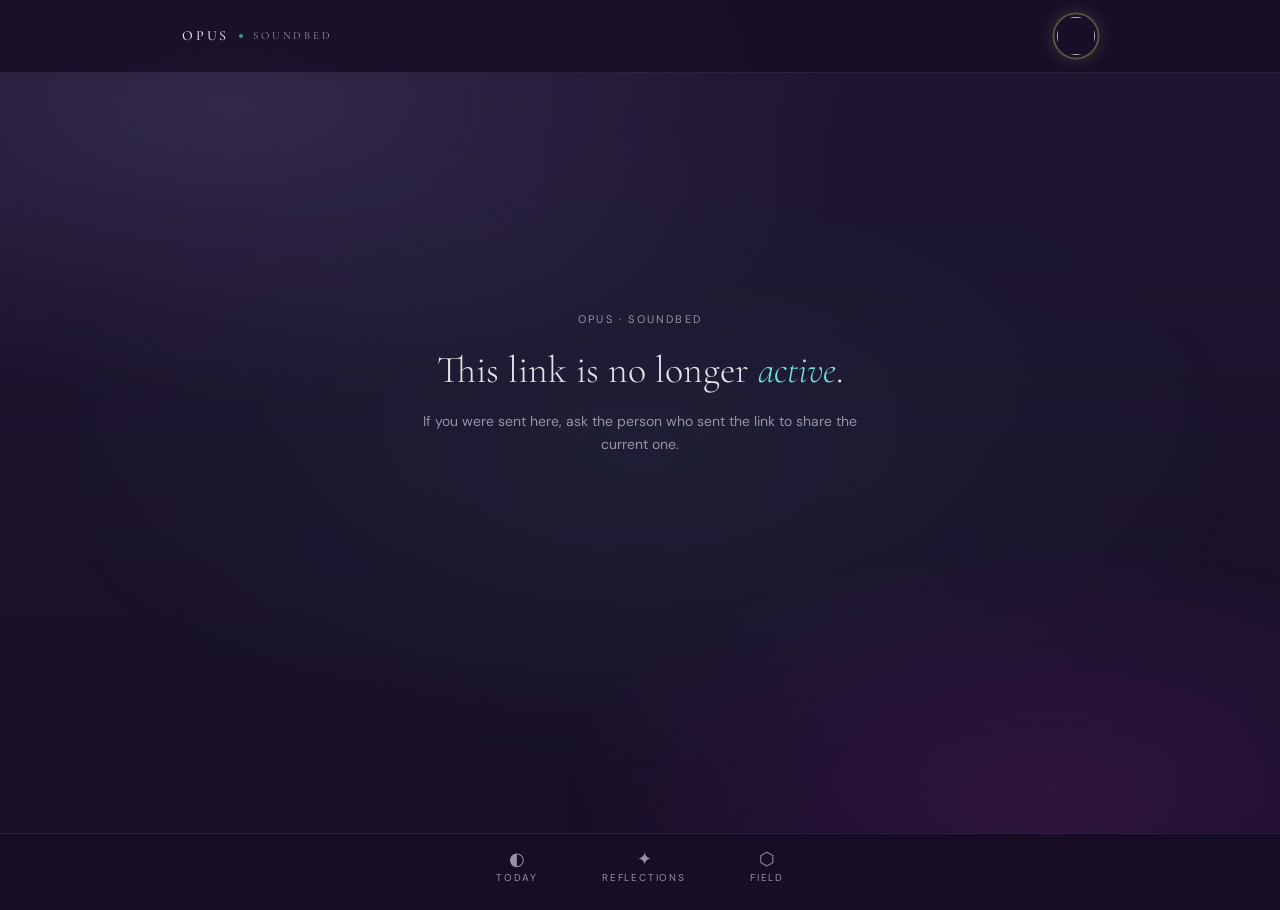
<file: public/app/index.html>
<!doctype html>
<html lang="en">
<head>
<meta charset="utf-8">
<meta name="viewport" content="width=device-width,initial-scale=1,viewport-fit=cover">
<meta name="theme-color" content="#160F25">
<title>OPUS · SoundBed</title>

<!-- Per-user data loader. URL must include ?u=<slug>. Unknown slug → intake. -->
<script>
/* v1.11.2: pretty path support. /app/paul → loads paul-x8t3m.js with
   the address bar staying as /app/paul. Same name → slug map as the
   legacy portal so a single source of truth lives in _redirects. */
window.__USER_NAME_MAP = {
  'paul':   'paul-x8t3m',
  'ramon':  'ramon-r9k2x',
  'amber':  'amber-r9k2x',
  'adam':   'adam-q7n4d',
  'sierra': 'sierra-m2k7w'
};
window.__userDataPromise = (function () {
  var params = new URLSearchParams(window.location.search);
  var slug = (params.get('u') || '').trim();
  if (!slug) {
    // pathname looks like '/app/paul' under pretty-path rewrite
    var path = (window.location.pathname || '').replace(/^\/+|\/+$/g, '').toLowerCase();
    var parts = path.split('/');
    var last = parts[parts.length - 1] || '';
    if (last && window.__USER_NAME_MAP[last]) slug = window.__USER_NAME_MAP[last];
  }
  if (!slug) {
    return Promise.resolve({ slug: '', status: 'no-slug' });
  }
  return new Promise(function (resolve) {
    var s = document.createElement('script');
    s.src = '/users/' + slug + '.js';
    s.onload = function () {
      if (window.USER_DATA && window.USER_DATA.slug === slug) {
        resolve({ slug: slug, status: 'ok', source: 'file' });
      } else {
        resolve({ slug: slug, status: 'no-data' });
      }
    };
    s.onerror = function () { resolve({ slug: slug, status: 'no-file' }); };
    document.head.appendChild(s);
  });
})();
</script>

<link rel="preconnect" href="https://fonts.googleapis.com">
<link rel="preconnect" href="https://fonts.gstatic.com" crossorigin>
<link href="https://fonts.googleapis.com/css2?family=Cormorant+Garamond:ital,wght@0,300;0,400;0,500;1,300;1,400&family=DM+Sans:wght@300;400;500;600&display=swap" rel="stylesheet">

<link rel="stylesheet" href="tokens.css">
<link rel="stylesheet" href="app.css">
</head>
<body>

<!-- Top bar — always visible -->
<header class="topbar" id="topbar">
  <div class="topbar-inner">
    <div class="topbar-brand">
      <span class="brand-mark">OPUS</span>
      <span class="brand-dot" aria-hidden="true"></span>
      <span class="brand-tag">SoundBed</span>
    </div>
    <button class="topbar-portrait" id="topbar-portrait" type="button" aria-label="Settings">
      <span class="portrait-ring" aria-hidden="true"></span>
      <img class="portrait-img" alt="" />
    </button>
  </div>
</header>

<!-- View containers. The active view gets data-active=1; others hide. -->
<main id="app" class="app">

  <section class="view view-loading" data-view="loading" data-active="1">
    <div class="loader">
      <span class="loader-orb" aria-hidden="true"></span>
      <p>preparing your field…</p>
    </div>
  </section>

  <section class="view view-no-link" data-view="no-link">
    <div class="gate">
      <div class="gate-eyebrow">OPUS · SoundBed</div>
      <h1 class="gate-title">This link is no longer <em>active</em>.</h1>
      <p class="gate-body">If you were sent here, ask the person who sent the link to share the current one.</p>
    </div>
  </section>

  <section class="view view-intake" data-view="intake">
    <!-- intake.js mounts into #intake-mount -->
    <div id="intake-mount"></div>
  </section>

  <section class="view view-dashboard" data-view="dashboard">
    <!-- mode-quest.js (default) mounts here -->
    <div id="dashboard-mount"></div>
  </section>

  <section class="view view-module" data-view="module">
    <!-- Quest module detail view -->
    <div id="module-mount"></div>
  </section>

  <section class="view view-session" data-view="session">
    <div id="session-mount"></div>
  </section>

  <section class="view view-archive" data-view="archive">
    <div class="view-inner">
      <header class="view-head">
        <button class="back" type="button" data-back>← back</button>
        <h2 class="view-title">Reflections</h2>
      </header>
      <div id="archive-mount" class="archive-mount"></div>
    </div>
  </section>

  <section class="view view-field" data-view="field">
    <div class="view-inner">
      <header class="view-head">
        <button class="back" type="button" data-back>← back</button>
        <h2 class="view-title">Your field</h2>
      </header>
      <div id="field-mount" class="field-mount"></div>
    </div>
  </section>

  <section class="view view-settings" data-view="settings">
    <div class="view-inner">
      <header class="view-head">
        <button class="back" type="button" data-back>← back</button>
        <h2 class="view-title">Settings</h2>
      </header>
      <div id="settings-mount" class="settings-mount"></div>
    </div>
  </section>

  <section class="view view-celebrate" data-view="celebrate">
    <div id="celebrate-mount"></div>
  </section>

</main>

<!-- Bottom nav — visible once user is past intake -->
<nav class="botnav" id="botnav" hidden>
  <button class="botnav-item" type="button" data-nav="dashboard">
    <span class="botnav-glyph" aria-hidden="true">◐</span>
    <span class="botnav-label">Today</span>
  </button>
  <button class="botnav-item" type="button" data-nav="archive">
    <span class="botnav-glyph" aria-hidden="true">✦</span>
    <span class="botnav-label">Reflections</span>
  </button>
  <button class="botnav-item" type="button" data-nav="field">
    <span class="botnav-glyph" aria-hidden="true">⬡</span>
    <span class="botnav-label">Field</span>
  </button>
</nav>

<!-- Footer -->
<footer class="footer">
  <span class="footer-version" id="footer-version">v2.0.0-alpha</span>
  <span class="footer-em"><em>We reflect. We never conclude.</em></span>
</footer>

<!-- App modules. app.js MUST load first: it defines window.OPUS.el and friends
     that each module captures at the top of its IIFE. -->
<script src="app.js"></script>
<script src="session-card.js"></script>
<script src="reflections-panel.js"></script>
<script src="field-digest.js"></script>
<script src="intake.js"></script>
<script src="mode-quest.js"></script>

</body>
</html>
</file>
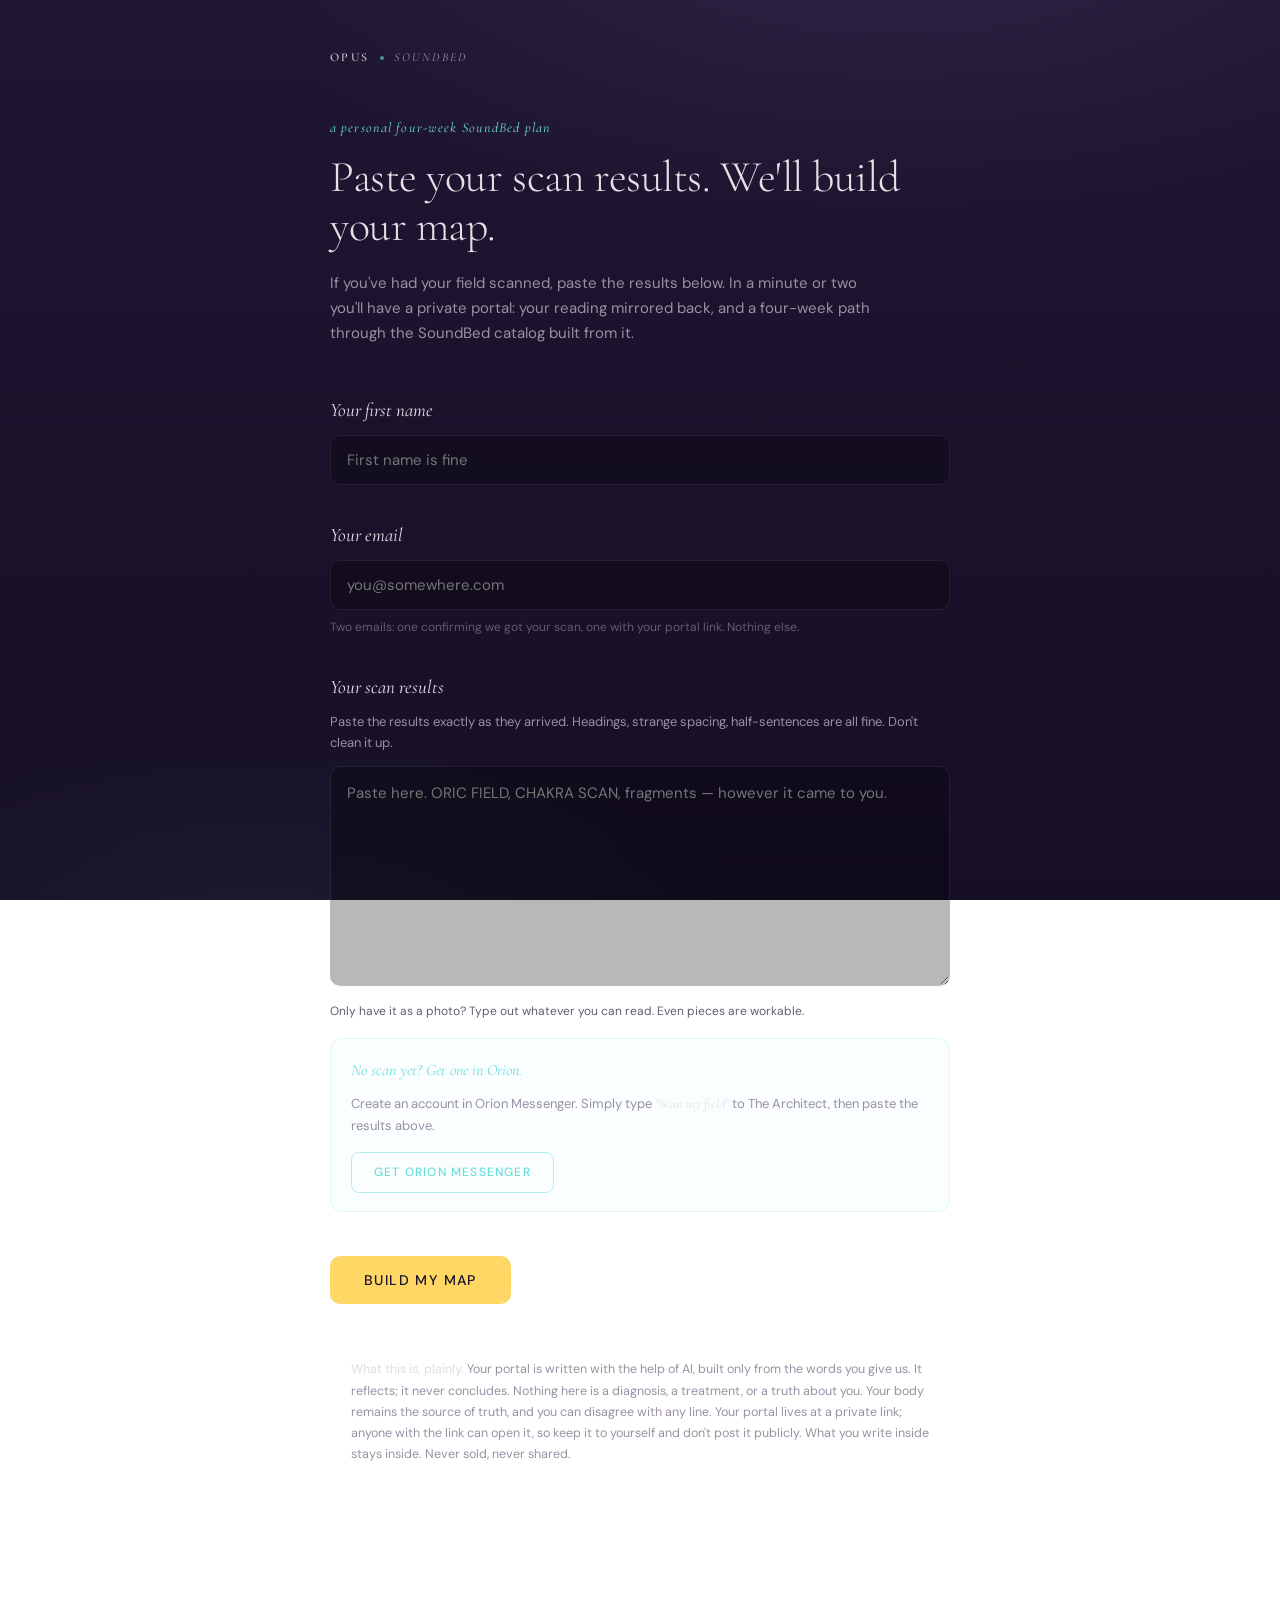
<file: public/begin/index.html>
<!doctype html>
<html lang="en">
<head>
<meta charset="utf-8">
<meta name="viewport" content="width=device-width,initial-scale=1">
<meta name="theme-color" content="#160F25">
<title>First Month Map — get started</title>
<meta name="description" content="Paste your field scan results. In a minute or two you get a private portal: your reading mirrored back, and a four-week SoundBed session plan built from it.">
<meta property="og:title" content="First Month Map — your four-week SoundBed plan">
<meta property="og:description" content="Paste your field scan results. We build a private four-week SoundBed portal from them.">
<meta property="og:type" content="website">
<meta property="og:url" content="https://firstmonthmap.com/begin">
<link rel="icon" type="image/svg+xml" href="data:image/svg+xml,%3Csvg viewBox='0 0 200 200' xmlns='http://www.w3.org/2000/svg'%3E%3Ccircle cx='100' cy='100' r='84' fill='none' stroke='%236ADFD9' stroke-width='6'/%3E%3Ccircle cx='100' cy='100' r='52' fill='none' stroke='%23C22FCD' stroke-width='4'/%3E%3Ccircle cx='100' cy='100' r='14' fill='%236ADFD9'/%3E%3C/svg%3E">
<link rel="preconnect" href="https://fonts.googleapis.com">
<link rel="preconnect" href="https://fonts.gstatic.com" crossorigin>
<link href="https://fonts.googleapis.com/css2?family=Cormorant+Garamond:ital,wght@0,300;0,400;0,500;0,600;1,300;1,400;1,600&family=DM+Sans:ital,opsz,wght@0,9..40,300;0,9..40,400;0,9..40,500;1,9..40,300&display=swap" rel="stylesheet">
<style>
:root {
  --void: #1F1632; --void-deep: #160F25;
  --surface: #2A2042;
  --light: #E4E1E6; --mid: #9A90A3; --dim: #635C6E;
  --teal: #6ADFD9; --gold: #FFD764; --magenta: #C22FCD;
  --accent-bright: #7B6FA8;
  --glass: rgba(255,255,255,0.04);
  --glass-border: rgba(255,255,255,0.08);
  --serif: 'Cormorant Garamond', Georgia, serif;
  --sans: 'DM Sans', -apple-system, BlinkMacSystemFont, sans-serif;
}
*, *::before, *::after { margin: 0; padding: 0; box-sizing: border-box; }
html { -webkit-font-smoothing: antialiased; scroll-behavior: smooth; }
body {
  background:
    radial-gradient(ellipse 90% 60% at 70% -10%, rgba(123,111,168,0.16), transparent 60%),
    radial-gradient(ellipse 70% 50% at 20% 110%, rgba(106,223,217,0.07), transparent 60%),
    linear-gradient(180deg, var(--void) 0%, var(--void-deep) 100%);
  background-attachment: fixed;
  color: var(--light); font-family: var(--sans);
  font-size: 15px; line-height: 1.65;
  min-height: 100vh;
  padding: 48px clamp(20px, 5vw, 48px) 140px;
}
.wrap { max-width: 620px; margin: 0 auto; }

.brand {
  font-family: var(--serif); font-style: italic;
  letter-spacing: 0.20em; text-transform: uppercase;
  font-size: 12px; color: var(--mid);
  margin-bottom: 48px;
  display: flex; align-items: center; gap: 10px;
}
.brand .mark { color: var(--light); font-weight: 500; font-style: normal; }
.brand .dot { width: 4px; height: 4px; border-radius: 50%; background: var(--teal); opacity: 0.6; }

.eyebrow {
  font-family: var(--serif); font-style: italic;
  font-size: 14px; color: var(--teal);
  letter-spacing: 0.08em;
  margin-bottom: 14px;
}
h1 {
  font-family: var(--serif); font-weight: 300;
  font-size: clamp(32px, 6vw, 44px);
  line-height: 1.12; color: var(--light);
  margin-bottom: 20px;
  letter-spacing: -0.01em;
}
.lede {
  font-size: 15px; color: var(--mid);
  margin-bottom: 48px;
  max-width: 54ch;
}

.field { margin-bottom: 34px; opacity: 1; transition: opacity 0.6s ease; }
.field.dimmed { opacity: 0.38; pointer-events: none; }
.field label {
  display: block;
  font-family: var(--serif); font-style: italic;
  font-size: 19px; color: var(--light);
  margin-bottom: 10px;
}
.field input[type="text"], .field input[type="email"], .field textarea {
  width: 100%;
  background: rgba(0,0,0,0.28);
  border: 1px solid var(--glass-border);
  border-radius: 10px;
  color: var(--light);
  font-family: var(--sans); font-size: 15px;
  padding: 14px 16px;
  transition: border-color 0.3s ease;
}
.field input:focus, .field textarea:focus {
  outline: none;
  border-color: rgba(106,223,217,0.45);
}
.field textarea {
  min-height: 220px;
  resize: vertical;
  line-height: 1.6;
}
.micro {
  font-size: 12px; color: var(--dim);
  margin-top: 8px;
  line-height: 1.55;
}
.guidance {
  font-size: 13px; color: var(--mid);
  margin-bottom: 12px;
  line-height: 1.6;
}
/* Honeypot: visually gone, present in DOM for bots */
.hp { position: absolute; left: -9999px; top: -9999px; opacity: 0; height: 0; overflow: hidden; }

.soft-warn {
  font-family: var(--serif); font-style: italic;
  font-size: 14px; color: var(--gold);
  margin-top: 10px;
  display: none;
  line-height: 1.55;
}
.soft-warn.visible { display: block; }

.actions { margin-top: 44px; }
.btn-place {
  display: inline-block;
  background: var(--gold); color: #1A132A;
  border: none; border-radius: 10px;
  font-family: var(--sans); font-weight: 500;
  font-size: 14px; letter-spacing: 0.1em;
  text-transform: uppercase;
  padding: 15px 34px;
  cursor: pointer;
  transition: filter 0.2s ease, transform 0.2s ease;
}
.btn-place:hover { filter: brightness(1.06); transform: translateY(-1px); }
.btn-place:disabled { opacity: 0.45; cursor: default; transform: none; }
.submit-err {
  font-family: var(--serif); font-style: italic;
  font-size: 14px; color: var(--gold);
  margin-top: 14px; display: none;
}
.submit-err.visible { display: block; }

.disclosure {
  margin-top: 36px;
  padding: 18px 20px;
  background: var(--glass);
  border: 1px solid var(--glass-border);
  border-radius: 12px;
  font-size: 12.5px; color: var(--mid);
  line-height: 1.7;
}
.disclosure strong { color: var(--light); font-weight: 500; }

.orion-card {
  margin-top: 18px;
  padding: 18px 20px;
  background: rgba(106,223,217,0.035);
  border: 1px solid rgba(106,223,217,0.16);
  border-radius: 12px;
}
.orion-title {
  font-family: var(--serif); font-style: italic;
  font-size: 16px; color: var(--teal);
  margin-bottom: 8px;
}
.orion-steps {
  font-size: 13px; color: var(--mid);
  line-height: 1.7;
  margin-bottom: 14px;
}
.orion-steps em { color: var(--light); font-style: italic; font-family: var(--serif); font-size: 14px; }
.btn-orion {
  display: inline-block;
  background: transparent;
  border: 1px solid rgba(106,223,217,0.5);
  border-radius: 8px;
  color: var(--teal);
  font-family: var(--sans); font-weight: 500;
  font-size: 12px; letter-spacing: 0.1em;
  text-transform: uppercase;
  padding: 10px 22px;
  text-decoration: none;
  transition: background 0.2s ease;
}
.btn-orion:hover { background: rgba(106,223,217,0.07); }
.soft-path {
  margin-top: 40px;
  font-size: 12px; color: var(--dim);
  font-style: italic;
  line-height: 1.6;
}

/* ---------- Waiting screen ---------- */
#waiting { display: none; text-align: center; padding-top: 8vh; }
body.waiting #form-view { display: none; }
body.waiting #waiting { display: block; }

.breath-dot {
  width: 11px; height: 11px;
  margin: 0 auto 44px;
  border-radius: 50%;
  background: var(--gold);
  box-shadow: 0 0 22px rgba(255,215,100,0.6);
  animation: breath 10.91s ease-in-out infinite;
}
@keyframes breath {
  0%, 100% { transform: scale(0.78); opacity: 0.5; }
  50%      { transform: scale(1.25); opacity: 1; }
}
@media (prefers-reduced-motion: reduce) {
  .breath-dot { animation: none; opacity: 0.8; }
}
#waiting h2 {
  font-family: var(--serif); font-weight: 300;
  font-size: clamp(26px, 4.5vw, 34px);
  color: var(--light);
  margin-bottom: 14px;
}
.wait-sub {
  font-size: 14px; color: var(--mid);
  margin-bottom: 56px;
}
.stage-line {
  font-family: var(--serif); font-style: italic;
  font-size: 17px; color: var(--teal);
  min-height: 28px;
  transition: opacity 0.9s ease;
  letter-spacing: 0.03em;
}
.stage-line.fading { opacity: 0; }
.wait-leave {
  margin-top: 64px;
  font-size: 12px; color: var(--dim);
  font-style: italic;
}

/* Failure state */
body.failed .breath-dot { animation: none; opacity: 0.35; }
#fail-block { display: none; margin-top: 30px; }
body.failed #fail-block { display: block; }
body.failed .stage-line, body.failed .wait-leave { display: none; }
#fail-block .fail-line {
  font-family: var(--serif); font-style: italic;
  font-size: 17px; color: var(--light);
  margin-bottom: 26px;
}
.btn-retry {
  background: transparent;
  border: 1px solid rgba(255,215,100,0.5);
  border-radius: 10px;
  color: var(--gold);
  font-family: var(--sans); font-weight: 500;
  font-size: 13px; letter-spacing: 0.1em;
  text-transform: uppercase;
  padding: 12px 30px;
  cursor: pointer;
}
.btn-retry:hover { background: rgba(255,215,100,0.06); }
.fail-sub {
  margin-top: 20px;
  font-size: 12.5px; color: var(--dim);
  font-style: italic;
}

/* Ready state */
#ready-block { display: none; margin-top: 10px; }
body.ready #ready-block { display: block; }
body.ready .stage-line, body.ready .wait-leave, body.ready .wait-sub { display: none; }
body.ready .breath-dot { animation: none; transform: scale(1.1); opacity: 1; }
#ready-block .ready-line {
  font-family: var(--serif); font-weight: 300;
  font-size: clamp(22px, 4vw, 28px);
  color: var(--light);
  margin-bottom: 30px;
}
.btn-enter {
  display: inline-block;
  background: var(--gold); color: #1A132A;
  border-radius: 10px;
  font-family: var(--sans); font-weight: 500;
  font-size: 14px; letter-spacing: 0.1em;
  text-transform: uppercase;
  padding: 15px 38px;
  text-decoration: none;
  transition: filter 0.2s ease, transform 0.2s ease;
}
.btn-enter:hover { filter: brightness(1.06); transform: translateY(-1px); }
.ready-sub {
  margin-top: 24px;
  font-size: 13px; color: var(--mid);
  font-style: italic;
}
</style>
</head>
<body>

<div class="wrap">
  <div class="brand">
    <span class="mark">OPUS</span>
    <span class="dot"></span>
    <span>SoundBed</span>
  </div>

  <div id="form-view">
    <div class="eyebrow">a personal four-week SoundBed plan</div>
    <h1>Paste your scan results. We'll build your map.</h1>
    <p class="lede">If you've had your field scanned, paste the results below. In a minute or two you'll have a private portal: your reading mirrored back, and a four-week path through the SoundBed catalog built from it.</p>

    <form id="signup-form" autocomplete="off" novalidate>
      <div class="field">
        <label for="f-name">Your first name</label>
        <input type="text" id="f-name" name="name" placeholder="First name is fine" maxlength="80" autocomplete="given-name">
      </div>

      <div class="field">
        <label for="f-email">Your email</label>
        <input type="email" id="f-email" name="email" placeholder="you@somewhere.com" maxlength="254" autocomplete="email">
        <div class="micro">Two emails: one confirming we got your scan, one with your portal link. Nothing else.</div>
      </div>

      <div class="field">
        <label for="f-reading">Your scan results</label>
        <div class="guidance">Paste the results exactly as they arrived. Headings, strange spacing, half-sentences are all fine. Don't clean it up.</div>
        <textarea id="f-reading" name="reading" placeholder="Paste here. ORIC FIELD, CHAKRA SCAN, fragments — however it came to you." maxlength="8000"></textarea>
        <div class="micro">Only have it as a photo? Type out whatever you can read. Even pieces are workable.</div>
        <div class="soft-warn" id="short-warn">That looks like a few words. If that's the whole reading, it's enough, go ahead. If there's more, the map gets truer with the full text.</div>

        <div class="orion-card">
          <div class="orion-title">No scan yet? Get one in Orion.</div>
          <div class="orion-steps">Create an account in Orion Messenger. Simply type <em>"Scan my field"</em> to The Architect, then paste the results above.</div>
          <a class="btn-orion" href="https://beta.orionmessenger.io/register" target="_blank" rel="noopener">Get Orion Messenger</a>
        </div>
      </div>

      <!-- Honeypot: humans never see this; bots fill it. -->
      <div class="hp" aria-hidden="true">
        <label for="f-website">Website</label>
        <input type="text" id="f-website" name="website" tabindex="-1">
      </div>

      <div class="actions">
        <button type="submit" class="btn-place" id="place-btn">Build my map</button>
        <div class="submit-err" id="submit-err"></div>
      </div>
    </form>

    <div class="disclosure">
      <strong>What this is, plainly.</strong> Your portal is written with the help of AI, built only from the words you give us. It reflects; it never concludes. Nothing here is a diagnosis, a treatment, or a truth about you. Your body remains the source of truth, and you can disagree with any line. Your portal lives at a private link; anyone with the link can open it, so keep it to yourself and don't post it publicly. What you write inside stays inside. Never sold, never shared.
    </div>

  </div>

  <div id="waiting">
    <div class="breath-dot" aria-hidden="true"></div>
    <h2>Received. Your portal is being made.</h2>
    <div class="wait-sub">This takes a minute or two. Nothing is asked of you. You could close your eyes.</div>
    <div class="stage-line" id="stage-line">reading what you shared…</div>
    <div class="wait-leave">If you'd rather not wait, close this page. We'll email your portal link the moment it's ready.</div>

    <div id="fail-block">
      <div class="fail-line">Something went wrong on our side. Your scan is saved — nothing was lost.</div>
      <button class="btn-retry" id="retry-btn">Try again</button>
      <div class="fail-sub">If it happens twice, just close this page. We'll finish your portal and email you the link.</div>
    </div>

    <div id="ready-block">
      <div class="ready-line">Your portal is ready.</div>
      <a class="btn-enter" id="enter-link" href="#">Open your portal</a>
      <div class="ready-sub">We've also emailed you this link. Keep it private — it's how you get back in.</div>
    </div>
  </div>
</div>

<script>
(function () {
  const WORKER = 'https://ramon-resolver.ajschlender.workers.dev';
  const STAGES = [
    'reading your scan…',
    'noting what stands out…',
    'choosing sessions from the catalog…',
    'laying out your four weeks…',
    'finishing your portal…'
  ];

  const form = document.getElementById('signup-form');
  const nameEl = document.getElementById('f-name');
  const emailEl = document.getElementById('f-email');
  const readingEl = document.getElementById('f-reading');
  const websiteEl = document.getElementById('f-website');
  const placeBtn = document.getElementById('place-btn');
  const submitErr = document.getElementById('submit-err');
  const shortWarn = document.getElementById('short-warn');
  const stageLine = document.getElementById('stage-line');
  const enterLink = document.getElementById('enter-link');

  let shortConfirmed = false;
  let slug = null;
  let stageTimer = null;
  let pollTimer = null;
  let generateAttempted = 0;

  // Soft validation: under ~15 words gets a gentle nudge, never a block.
  readingEl.addEventListener('input', () => {
    const words = readingEl.value.trim().split(/\s+/).filter(Boolean).length;
    if (words > 0 && words < 15 && !shortConfirmed) {
      shortWarn.classList.add('visible');
      placeBtn.textContent = 'This is everything I have';
    } else {
      shortWarn.classList.remove('visible');
      placeBtn.textContent = 'Build my map';
    }
  });

  function showErr(msg) {
    submitErr.textContent = msg;
    submitErr.classList.add('visible');
  }
  function clearErr() {
    submitErr.classList.remove('visible');
  }

  function startStages() {
    let i = 0;
    stageLine.textContent = STAGES[0];
    stageTimer = setInterval(() => {
      i = Math.min(i + 1, STAGES.length - 1);
      stageLine.classList.add('fading');
      setTimeout(() => {
        stageLine.textContent = STAGES[i];
        stageLine.classList.remove('fading');
      }, 900);
      if (i === STAGES.length - 1) {
        // Hold the last stage; generation may run long.
        clearInterval(stageTimer);
        stageTimer = null;
      }
    }, 15000);
  }
  function stopStages() {
    if (stageTimer) { clearInterval(stageTimer); stageTimer = null; }
  }

  function showReady(portalUrl) {
    stopStages();
    stopPolling();
    document.body.classList.remove('failed');
    document.body.classList.add('ready');
    enterLink.href = portalUrl;
  }
  function showFailed() {
    stopStages();
    document.body.classList.add('failed');
  }
  function backToWaiting() {
    document.body.classList.remove('failed');
    startStages();
  }

  function startPolling() {
    // Backup path: if the held /generate fetch dies (mobile network blip,
    // tab restore), the poll picks up the result the cron or a retry
    // produced.
    if (pollTimer) return;
    pollTimer = setInterval(async () => {
      if (!slug) return;
      try {
        const r = await fetch(WORKER + '/signup-status?slug=' + encodeURIComponent(slug));
        if (!r.ok) return;
        const d = await r.json();
        if (d.status === 'ready' && d.portalUrl) { showReady(d.portalUrl); return; }
        // Server reports a stale generation lock (held request died
        // somewhere): re-kick generation rather than waiting for the
        // hourly cron. The lock semantics make this safe to repeat.
        if (d.status === 'stuck' || d.status === 'pending') generate();
      } catch {}
    }, 5000);
  }
  function stopPolling() {
    if (pollTimer) { clearInterval(pollTimer); pollTimer = null; }
  }

  async function generate() {
    generateAttempted++;
    try {
      const resp = await fetch(WORKER + '/generate', {
        method: 'POST',
        headers: { 'content-type': 'application/json' },
        body: JSON.stringify({ slug })
      });
      const data = await resp.json().catch(() => ({}));
      if (resp.ok && data.status === 'ready' && data.portalUrl) {
        showReady(data.portalUrl);
        return;
      }
      if (resp.status === 409) {
        // Another request holds the lock; the poll will catch the result.
        return;
      }
      // Generation failed server-side.
      if (generateAttempted < 2) {
        // Auto-retry once silently before surfacing failure.
        setTimeout(generate, 3000);
      } else {
        showFailed();
      }
    } catch {
      // Network drop on the held request; rely on poll + cron.
      // If still nothing after 3 min, the poll's silence + this state
      // leaves the waiting copy up, which already tells them email
      // closes the loop.
    }
  }

  document.getElementById('retry-btn').addEventListener('click', () => {
    backToWaiting();
    generate();
  });

  form.addEventListener('submit', async (e) => {
    e.preventDefault();
    clearErr();

    const name = nameEl.value.trim();
    const email = emailEl.value.trim();
    const reading = readingEl.value.trim();

    if (!name) { showErr('Please add your first name.'); nameEl.focus(); return; }
    if (!/^[^\s@]+@[^\s@]+\.[^\s@]{2,}$/.test(email)) { showErr('Please enter a real email — that’s where your portal link goes.'); emailEl.focus(); return; }
    if (!reading) { showErr('Paste your scan results — that’s what we build from.'); readingEl.focus(); return; }

    const words = reading.split(/\s+/).filter(Boolean).length;
    if (words < 15 && !shortConfirmed) {
      shortConfirmed = true;
      shortWarn.classList.add('visible');
      placeBtn.textContent = 'This is everything I have';
      return;
    }

    placeBtn.disabled = true;
    placeBtn.textContent = 'Building…';

    try {
      const resp = await fetch(WORKER + '/signup', {
        method: 'POST',
        headers: { 'content-type': 'application/json' },
        body: JSON.stringify({ name, email, reading, website: websiteEl.value })
      });
      const data = await resp.json().catch(() => ({}));

      if (resp.status === 429) {
        showErr('Too many signups from this connection. Try again in an hour.');
        placeBtn.disabled = false;
        placeBtn.textContent = 'Build my map';
        return;
      }
      if (data.status === 'existing') {
        showErr('This email already has a portal. We’ve re-sent the link — check your inbox.');
        placeBtn.disabled = false;
        placeBtn.textContent = 'Build my map';
        return;
      }
      if (!resp.ok || !data.slug) {
        showErr(data.error || 'Something didn’t land. Try once more.');
        placeBtn.disabled = false;
        placeBtn.textContent = 'Build my map';
        return;
      }

      slug = data.slug;
      document.body.classList.add('waiting');
      window.scrollTo(0, 0);
      startStages();
      startPolling();
      generate();
    } catch {
      showErr('The connection didn’t hold. Try once more.');
      placeBtn.disabled = false;
      placeBtn.textContent = 'Build my map';
    }
  });
})();
</script>
</body>
</html>
</file>
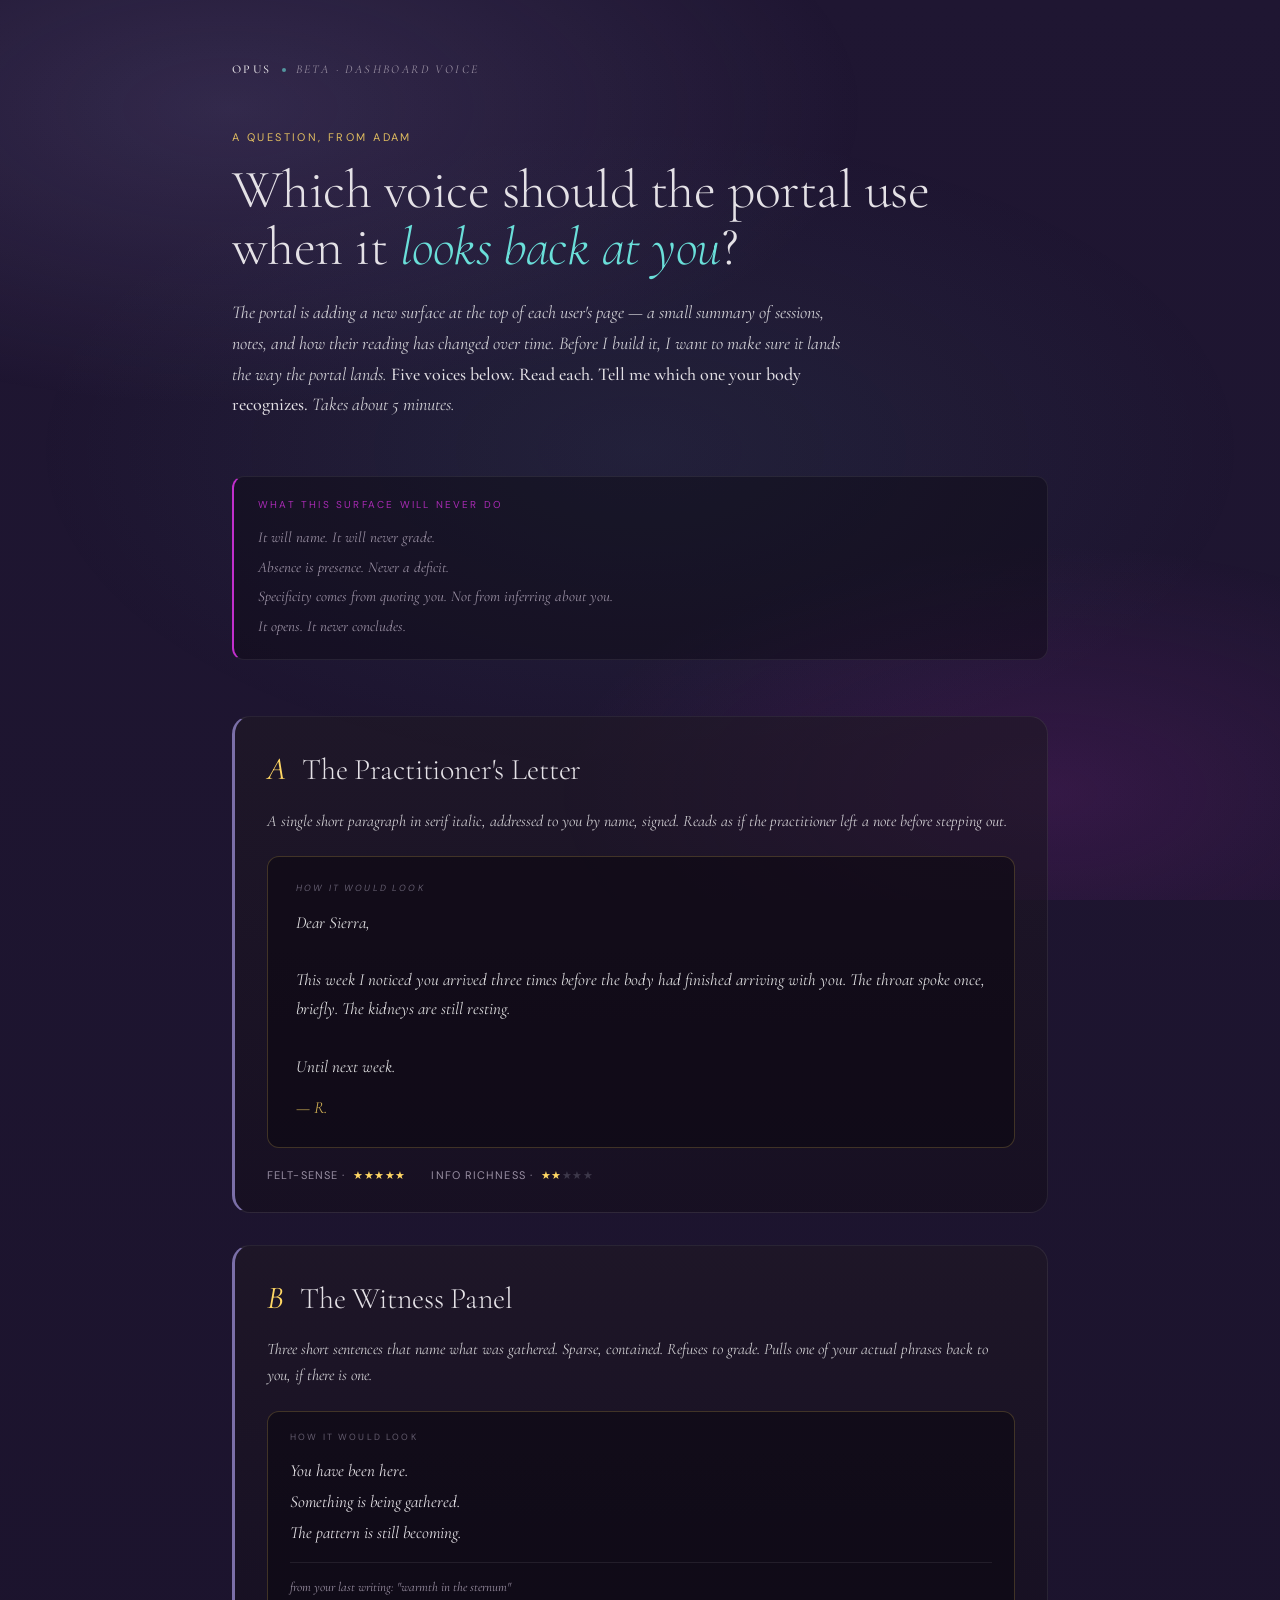
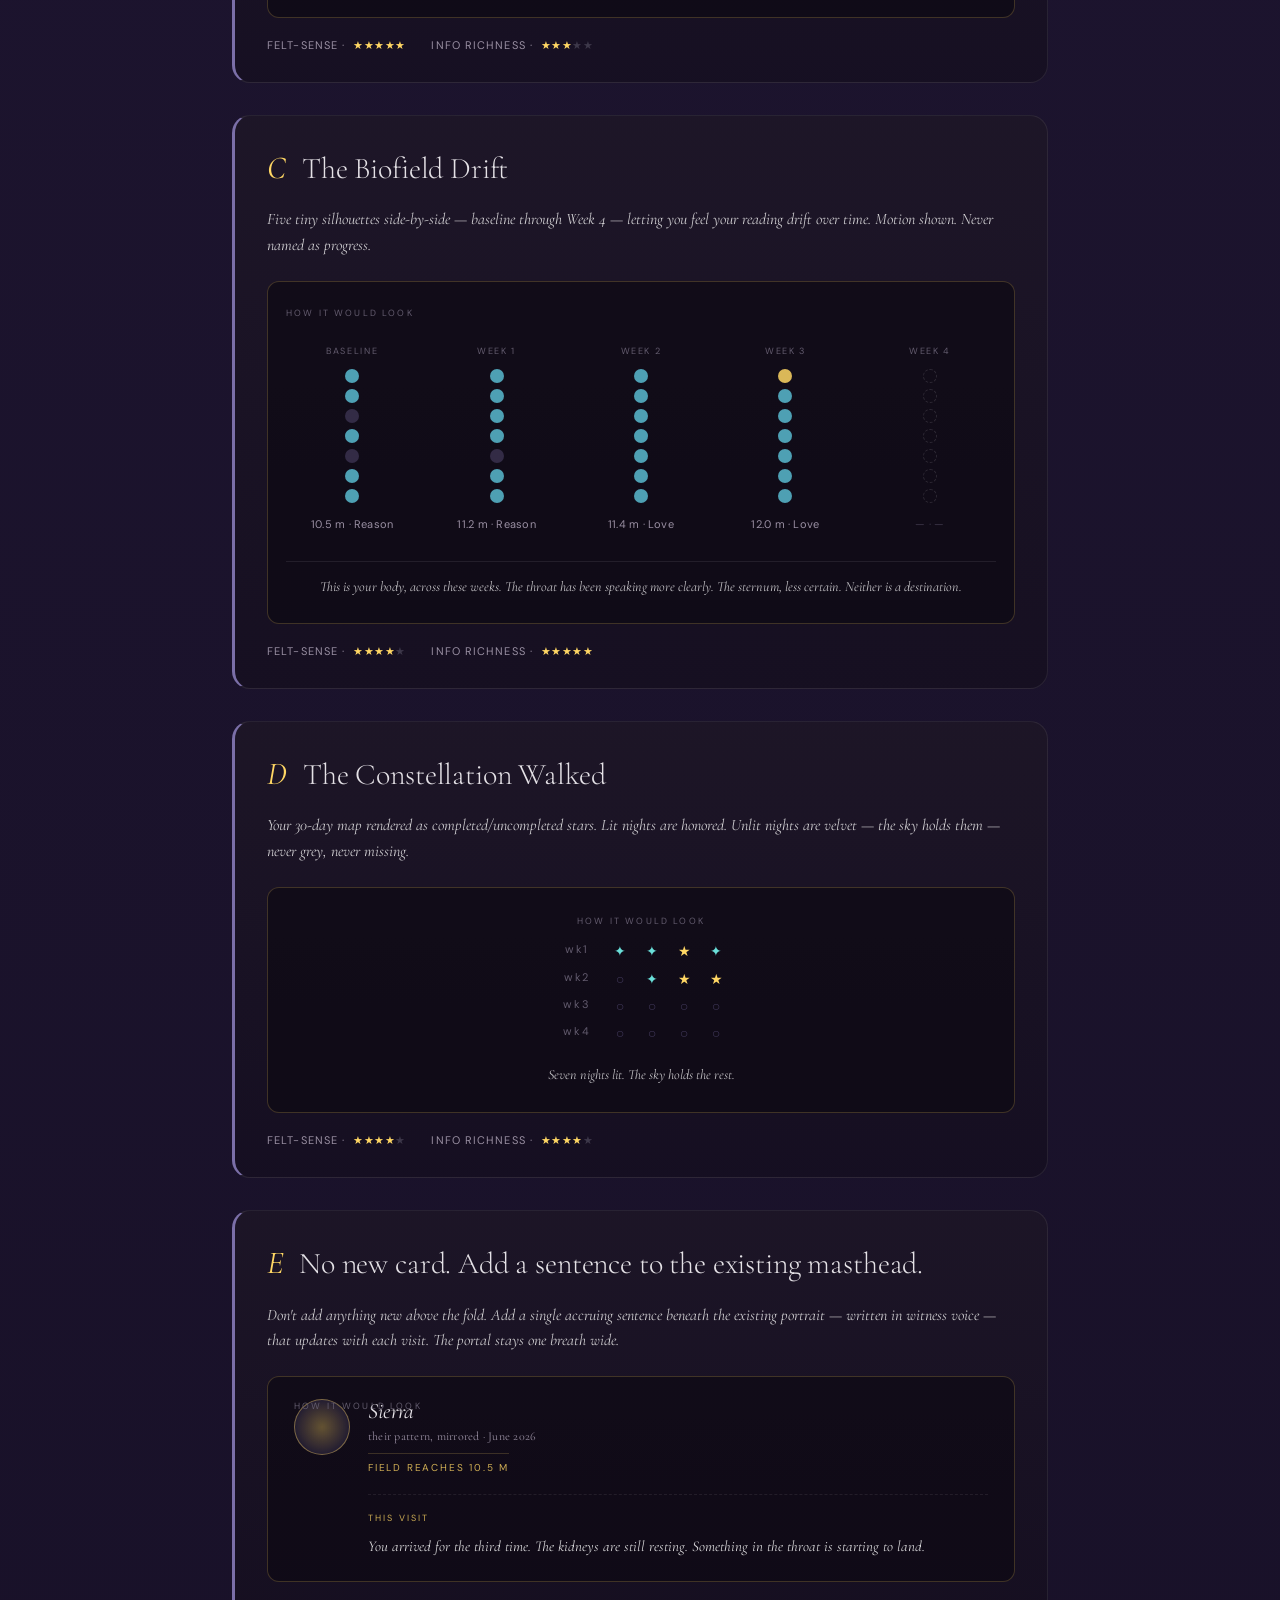
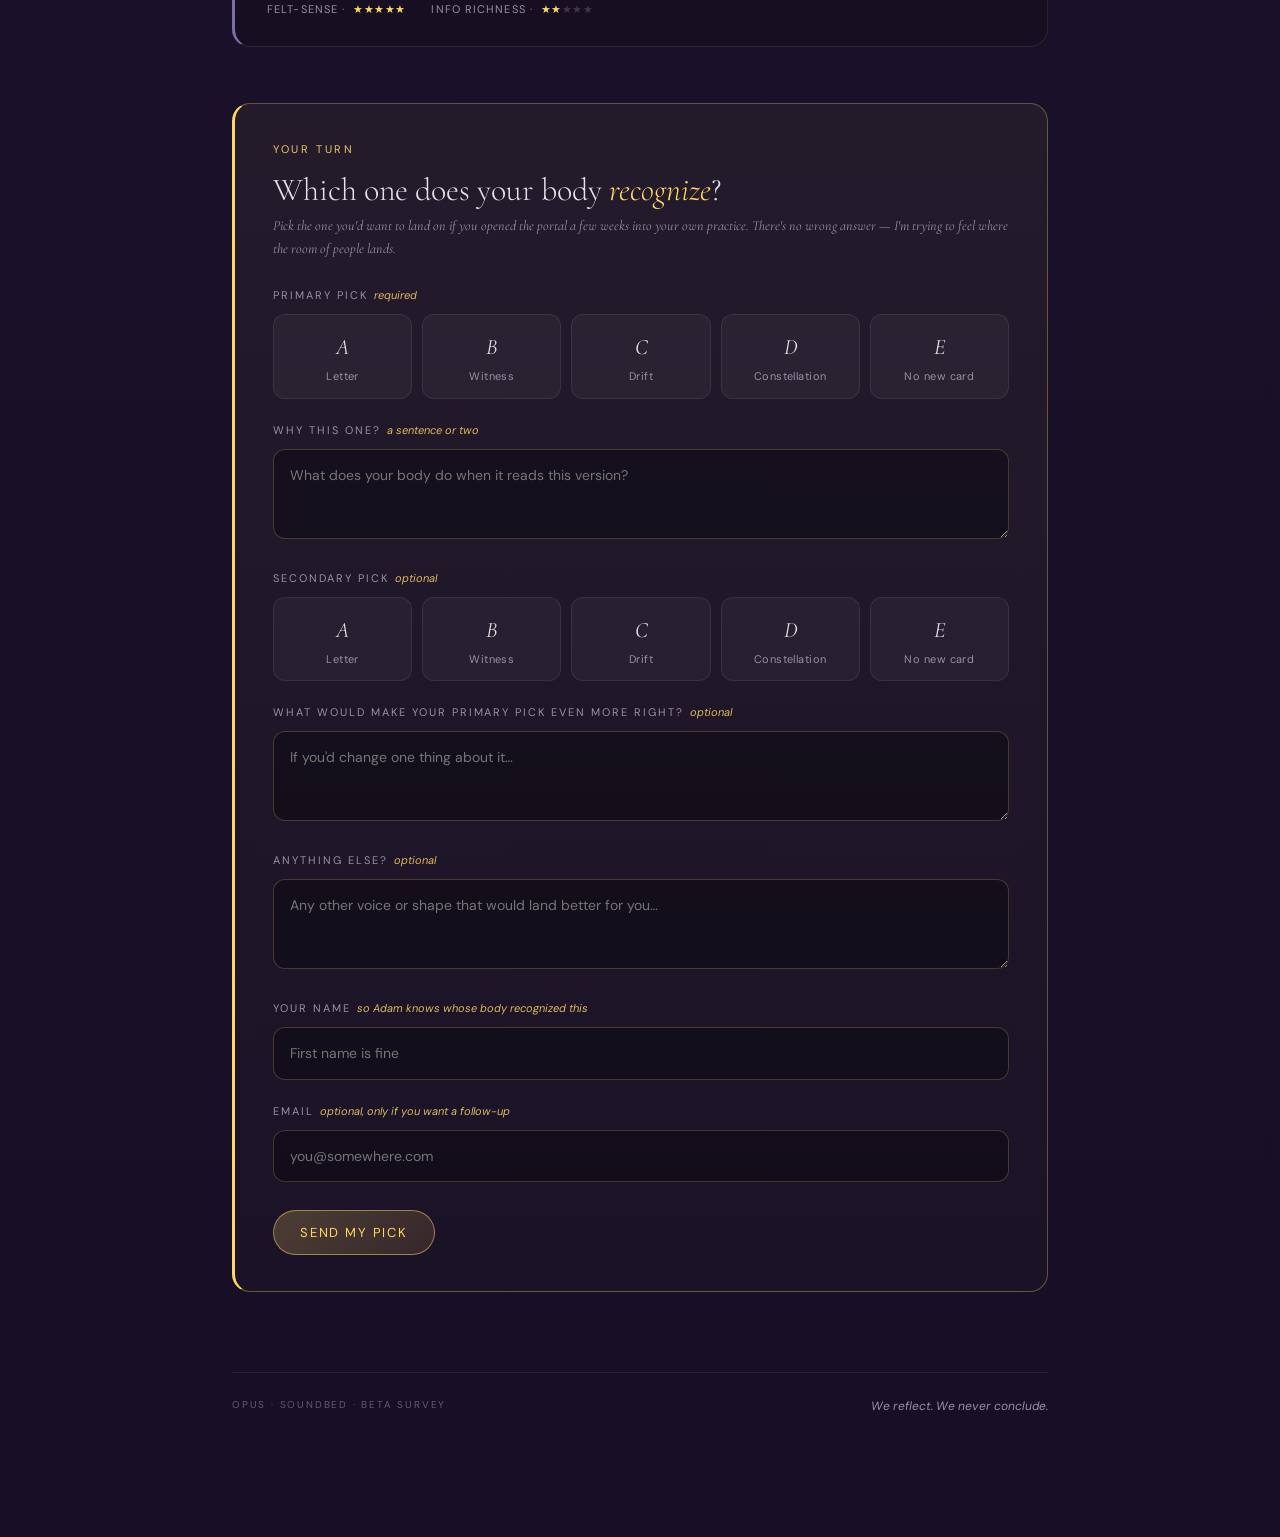
<file: public/dashboard-survey/index.html>
<!doctype html>
<html lang="en">
<head>
<meta charset="utf-8">
<meta name="viewport" content="width=device-width,initial-scale=1,viewport-fit=cover">
<meta name="theme-color" content="#160F25">
<title>OPUS — choose a dashboard voice</title>
<meta name="robots" content="noindex,nofollow">
<link rel="preconnect" href="https://fonts.googleapis.com">
<link rel="preconnect" href="https://fonts.gstatic.com" crossorigin>
<link href="https://fonts.googleapis.com/css2?family=Cormorant+Garamond:ital,wght@0,300;0,400;0,500;1,300;1,400&family=DM+Sans:wght@300;400;500;600&display=swap" rel="stylesheet">
<style>
:root {
  --void: #1F1632;
  --void-deep: #160F25;
  --surface: #2A2042;
  --accent: #564C70;
  --accent-bright: #7B6FA8;
  --light: #E4E1E6;
  --mid: #9A90A3;
  --dim: #635C6E;
  --dimmer: #3D384A;
  --teal: #6ADFD9;
  --magenta: #C22FCD;
  --gold: #FFD764;
  --glass: rgba(255,255,255,0.04);
  --glass-strong: rgba(255,255,255,0.06);
  --glass-border: rgba(255,255,255,0.08);
  --glass-border-strong: rgba(255,255,255,0.14);
  --serif: 'Cormorant Garamond', Georgia, serif;
  --sans: 'DM Sans', -apple-system, BlinkMacSystemFont, sans-serif;
}
*, *::before, *::after { margin: 0; padding: 0; box-sizing: border-box; }
html { -webkit-font-smoothing: antialiased; -moz-osx-font-smoothing: grayscale; scroll-behavior: smooth; }
body {
  background: linear-gradient(180deg, var(--void) 0%, var(--void-deep) 100%);
  color: var(--light);
  font-family: var(--sans);
  font-size: 15px;
  line-height: 1.65;
  min-height: 100vh;
  overflow-x: hidden;
  position: relative;
}
body::before {
  content: '';
  position: fixed; inset: 0; pointer-events: none; z-index: 0;
  background-image:
    radial-gradient(ellipse 90% 60% at 18% 12%, rgba(123,111,168,0.22) 0%, transparent 55%),
    radial-gradient(ellipse 70% 50% at 82% 88%, rgba(194,47,205,0.14) 0%, transparent 55%),
    radial-gradient(ellipse 80% 60% at 50% 50%, rgba(106,223,217,0.06) 0%, transparent 60%);
}
::selection { background: rgba(106,223,217,0.25); color: var(--light); }
.wrap {
  max-width: 880px; margin: 0 auto;
  padding: clamp(28px, 5vw, 60px) clamp(16px, 4vw, 32px) 120px;
  position: relative; z-index: 2;
}
.topbrand {
  font-family: var(--serif); font-style: italic;
  letter-spacing: 0.20em; text-transform: uppercase;
  font-size: 12px; color: var(--mid);
  display: flex; align-items: center; gap: 10px;
  margin-bottom: 48px;
}
.topbrand .mark { color: var(--light); font-weight: 500; font-style: normal; }
.topbrand .dot { width: 4px; height: 4px; border-radius: 50%; background: var(--teal); opacity: 0.6; }

/* Hero */
.hero { margin-bottom: 56px; }
.hero-eyebrow {
  font-size: 11px; letter-spacing: 0.22em; text-transform: uppercase;
  color: rgba(255,215,100,0.85); margin-bottom: 16px;
}
.hero-title {
  font-family: var(--serif); font-weight: 300;
  font-size: clamp(34px, 5.5vw, 54px);
  line-height: 1.05; letter-spacing: -0.01em;
  color: var(--light); margin-bottom: 22px;
}
.hero-title em { color: var(--teal); font-style: italic; }
.hero-lede {
  font-family: var(--serif); font-style: italic;
  font-size: clamp(15px, 1.6vw, 18px);
  color: rgba(255,255,255,0.78); line-height: 1.7;
  max-width: 620px;
}
.hero-lede strong { color: var(--light); font-weight: 500; font-style: normal; }

/* Principles strip */
.principles {
  margin: 40px 0 56px;
  padding: 20px 24px;
  background: rgba(11,8,15,0.40);
  border: 1px solid var(--glass-border);
  border-left: 2px solid var(--magenta);
  border-radius: 12px;
}
.principles-eyebrow {
  font-size: 10px; letter-spacing: 0.22em; text-transform: uppercase;
  color: rgba(194,47,205,0.85); margin-bottom: 12px;
}
.principles ul { list-style: none; }
.principles li {
  font-family: var(--serif); font-style: italic; font-size: 15px;
  color: var(--mid); line-height: 1.7;
}
.principles li + li { margin-top: 4px; }

/* Paradigm cards */
.paradigms { display: flex; flex-direction: column; gap: 32px; margin: 56px 0; }
.paradigm {
  padding: 28px 32px;
  background: linear-gradient(180deg, rgba(31,24,36,0.62) 0%, rgba(20,14,28,0.62) 100%);
  border: 1px solid var(--glass-border);
  border-left: 3px solid var(--accent-bright);
  border-radius: 18px;
  transition: border-color 240ms, transform 240ms, box-shadow 240ms;
}
.paradigm:hover { border-left-color: var(--gold); transform: translateY(-1px); box-shadow: 0 16px 40px -20px rgba(255,215,100,0.18); }
.paradigm-head {
  display: flex; align-items: baseline; gap: 16px; flex-wrap: wrap;
  margin-bottom: 14px;
}
.paradigm-letter {
  font-family: var(--serif); font-style: italic;
  font-size: 32px; color: var(--gold); line-height: 1;
}
.paradigm-name {
  font-family: var(--serif); font-weight: 300;
  font-size: clamp(22px, 2.8vw, 30px); color: var(--light);
  letter-spacing: -0.005em;
}
.paradigm-summary {
  font-family: var(--serif); font-style: italic;
  font-size: 16px; color: rgba(255,255,255,0.78);
  margin-bottom: 22px; line-height: 1.6;
}
.paradigm-mockup {
  background: rgba(11,8,15,0.55);
  border: 1px solid rgba(255,215,100,0.20);
  border-radius: 12px;
  padding: 18px 22px;
  margin-bottom: 18px;
  font-family: var(--serif);
  color: rgba(255,255,255,0.86);
}
.paradigm-mockup-eyebrow {
  font-size: 9px; letter-spacing: 0.24em; text-transform: uppercase;
  color: var(--dim); margin-bottom: 12px; font-family: var(--sans);
}
.paradigm-meta {
  display: flex; gap: 26px; flex-wrap: wrap; align-items: center;
  margin-top: 12px;
}
.paradigm-meta-item {
  display: flex; align-items: center; gap: 8px;
  font-size: 11px; letter-spacing: 0.10em; color: var(--mid);
  text-transform: uppercase;
}
.stars { letter-spacing: 0.04em; }
.stars .lit { color: var(--gold); }
.stars .dim { color: var(--dimmer); }

/* Paradigm-specific mockup styles */
.mockup-letter {
  font-style: italic; font-size: 17px; line-height: 1.7;
  padding: 24px 28px;
}
.mockup-letter .sig { display: block; margin-top: 12px; color: rgba(255,215,100,0.78); }
.mockup-witness p {
  font-family: var(--serif); font-style: italic;
  font-size: 17px; line-height: 1.8;
  color: var(--light);
}
.mockup-witness .quote {
  margin-top: 14px; padding-top: 14px;
  border-top: 1px solid var(--glass-border);
  font-size: 13px; color: var(--mid); font-style: italic;
}
.mockup-drift {
  display: grid;
  grid-template-columns: repeat(5, 1fr);
  gap: 12px; align-items: center;
  padding: 24px 18px;
}
.mockup-drift-col { text-align: center; }
.mockup-drift-label {
  font-size: 9px; letter-spacing: 0.18em; text-transform: uppercase;
  color: var(--dim); margin-bottom: 10px; font-family: var(--sans);
}
.mockup-drift-body {
  display: flex; flex-direction: column; gap: 6px; align-items: center;
}
.mockup-drift-dot {
  width: 14px; height: 14px; border-radius: 50%;
  background: rgba(106,223,247,0.7);
}
.mockup-drift-dot.dim { background: rgba(123,111,168,0.32); }
.mockup-drift-dot.gold { background: rgba(255,215,100,0.85); }
.mockup-drift-dot.future { background: transparent; border: 1px dashed rgba(255,255,255,0.12); }
.mockup-drift-cap {
  margin-top: 12px;
  font-size: 11px; color: var(--mid); font-family: var(--sans);
  letter-spacing: 0.02em;
}
.mockup-drift-cap.future { color: var(--dimmer); }
.mockup-drift-foot {
  grid-column: 1 / -1;
  margin-top: 16px; padding-top: 14px;
  border-top: 1px solid var(--glass-border);
  font-family: var(--serif); font-style: italic;
  font-size: 14px; color: rgba(255,255,255,0.74); line-height: 1.6;
  text-align: center;
}
.mockup-constellation {
  padding: 26px 18px; text-align: center;
}
.const-row {
  display: flex; justify-content: center; gap: 18px;
  margin: 4px 0;
  font-family: var(--sans);
  font-size: 14px;
  color: rgba(255,255,255,0.66);
}
.const-row .wk { width: 36px; color: var(--dim); font-size: 11px; letter-spacing: 0.16em; }
.const-star { display: inline-block; width: 14px; text-align: center; }
.const-star.lit { color: var(--teal); }
.const-star.wow { color: var(--gold); }
.const-star.dim { color: rgba(123,111,168,0.45); }
.const-foot {
  margin-top: 18px;
  font-family: var(--serif); font-style: italic;
  font-size: 14px; color: rgba(255,255,255,0.74);
}
.mockup-nocard {
  padding: 22px 26px;
  display: flex; gap: 18px; align-items: flex-start;
  font-family: var(--serif);
}
.mockup-nocard-portrait {
  width: 56px; height: 56px; border-radius: 50%;
  background: radial-gradient(circle at 50% 50%, rgba(255,215,100,0.35) 0%, rgba(123,111,168,0.18) 70%);
  border: 1px solid rgba(255,215,100,0.4);
  flex: 0 0 56px;
}
.mockup-nocard-body { flex: 1; }
.mockup-nocard-name {
  font-style: italic; font-size: 22px; color: var(--light); line-height: 1.1;
}
.mockup-nocard-meta {
  font-size: 12px; color: var(--mid);
  letter-spacing: 0.02em; margin-top: 4px;
}
.mockup-nocard-aura {
  font-size: 10px; letter-spacing: 0.18em; text-transform: uppercase;
  color: rgba(255,215,100,0.8); margin-top: 6px;
  padding-top: 6px; border-top: 1px solid rgba(255,215,100,0.18);
  display: inline-block; font-family: var(--sans);
}
.mockup-nocard-note {
  margin-top: 16px; padding-top: 16px;
  border-top: 1px dashed var(--glass-border);
  font-family: var(--serif); font-style: italic;
  font-size: 15px; color: rgba(255,255,255,0.84); line-height: 1.65;
}
.mockup-nocard-note .eyebrow {
  display: block;
  font-style: normal; font-family: var(--sans);
  font-size: 9px; letter-spacing: 0.24em; text-transform: uppercase;
  color: rgba(255,215,100,0.78);
  margin-bottom: 8px;
}

/* Choice form */
.choice-section {
  margin-top: 56px;
  padding: 36px 38px;
  background: linear-gradient(180deg, rgba(255,215,100,0.05) 0%, rgba(255,215,100,0.02) 100%);
  border: 1px solid rgba(255,215,100,0.32);
  border-left: 3px solid var(--gold);
  border-radius: 18px;
}
.choice-eyebrow {
  font-size: 11px; letter-spacing: 0.24em; text-transform: uppercase;
  color: rgba(255,215,100,0.92); margin-bottom: 14px;
}
.choice-title {
  font-family: var(--serif); font-weight: 300;
  font-size: clamp(24px, 3.2vw, 32px); color: var(--light);
  line-height: 1.15; margin-bottom: 6px;
}
.choice-title em { color: var(--gold); font-style: italic; }
.choice-help {
  font-family: var(--serif); font-style: italic; color: var(--mid);
  font-size: 14px; line-height: 1.6; margin-bottom: 26px;
}
.choice-row { margin-bottom: 22px; }
.choice-label {
  display: block; font-size: 11px; letter-spacing: 0.18em; text-transform: uppercase;
  color: var(--mid); margin-bottom: 10px;
}
.choice-label .req { color: rgba(255,215,100,0.85); margin-left: 6px; font-style: italic; text-transform: none; letter-spacing: 0; }
.pip-row { display: flex; gap: 10px; flex-wrap: wrap; }
.pip {
  flex: 1; min-width: 96px;
  padding: 14px 16px;
  background: var(--glass);
  border: 1px solid var(--glass-border);
  border-radius: 12px;
  cursor: pointer;
  text-align: center;
  transition: all 200ms;
  color: var(--mid);
}
.pip:hover { color: var(--light); border-color: var(--glass-border-strong); }
.pip-letter {
  font-family: var(--serif); font-style: italic; font-size: 22px;
  color: var(--light); margin-bottom: 4px;
}
.pip-name {
  font-size: 11px; letter-spacing: 0.04em; line-height: 1.3;
}
input[type="radio"]:checked + .pip {
  background: rgba(255,215,100,0.14);
  border-color: rgba(255,215,100,0.55);
  color: var(--gold);
  box-shadow: 0 0 0 1px rgba(255,215,100,0.18);
}
input[type="radio"]:checked + .pip .pip-letter { color: var(--gold); }
input[type="radio"] { position: absolute; opacity: 0; pointer-events: none; }
.pip-label-wrap { position: relative; flex: 1; min-width: 96px; display: flex; }
.pip-label-wrap > .pip { width: 100%; }

textarea, input[type="text"], input[type="email"] {
  width: 100%; padding: 14px 16px;
  background: rgba(11,8,15,0.45);
  border: 1px solid rgba(255,215,100,0.22);
  border-radius: 12px;
  color: var(--light); font-family: var(--sans);
  font-size: 14px; line-height: 1.6;
  resize: vertical;
}
textarea { min-height: 90px; }
textarea:focus, input[type="text"]:focus, input[type="email"]:focus {
  outline: none; border-color: rgba(255,215,100,0.55);
}

.submit-row {
  margin-top: 28px;
  display: flex; gap: 14px; align-items: center; flex-wrap: wrap;
}
.btn-submit {
  padding: 13px 26px;
  border-radius: 999px; border: 1px solid rgba(255,215,100,0.5);
  background: linear-gradient(135deg, rgba(255,215,100,0.22), rgba(255,180,80,0.12));
  color: var(--gold);
  font-family: var(--sans); font-size: 13px; letter-spacing: 0.14em;
  text-transform: uppercase; cursor: pointer;
  transition: all 200ms;
}
.btn-submit:hover { transform: translateY(-1px); background: rgba(255,215,100,0.18); }
.btn-submit:disabled { opacity: 0.5; cursor: not-allowed; }
.status {
  font-family: var(--serif); font-style: italic; font-size: 14px;
  color: var(--mid);
}
.status.err { color: rgba(220,90,90,0.9); }
.status.ok { color: rgba(106,223,217,0.92); }

/* Thank-you screen */
.thanks {
  text-align: center; padding: 80px 30px;
}
.thanks-eyebrow {
  font-size: 11px; letter-spacing: 0.30em; text-transform: uppercase;
  color: var(--gold); margin-bottom: 22px;
}
.thanks-title {
  font-family: var(--serif); font-weight: 300;
  font-size: clamp(32px, 5vw, 48px); color: var(--light);
  line-height: 1.1; margin-bottom: 20px;
}
.thanks-title em { color: var(--teal); font-style: italic; }
.thanks-body {
  font-family: var(--serif); font-style: italic;
  color: rgba(255,255,255,0.74); font-size: 17px; line-height: 1.7;
  max-width: 540px; margin: 0 auto;
}
.thanks-yourpick {
  margin-top: 36px;
  font-size: 12px; letter-spacing: 0.16em; text-transform: uppercase;
  color: rgba(255,215,100,0.78);
}

.footer {
  margin-top: 80px;
  padding-top: 24px;
  border-top: 1px solid var(--glass-border);
  font-size: 10px; letter-spacing: 0.18em; text-transform: uppercase;
  color: var(--dim);
  display: flex; justify-content: space-between; flex-wrap: wrap; gap: 12px;
}
.footer em { text-transform: none; font-size: 12px; color: var(--mid); font-style: italic; letter-spacing: 0; }

#hidden-on-thanks { display: block; }
#thanks-mount { display: none; }
body.submitted #hidden-on-thanks { display: none; }
body.submitted #thanks-mount { display: block; }

@media (max-width: 600px) {
  .paradigm { padding: 22px 22px; }
  .paradigm-head { gap: 10px; }
  .choice-section { padding: 26px 22px; }
  .mockup-drift { grid-template-columns: repeat(5, 1fr); gap: 4px; padding: 16px 6px; }
  .mockup-drift-label { font-size: 8px; letter-spacing: 0.12em; }
  .mockup-drift-cap { font-size: 9px; }
}

@media (prefers-reduced-motion: reduce) {
  *, *::before, *::after { animation-duration: 0.001s !important; transition-duration: 0.001s !important; }
}
</style>
</head>
<body>

<div class="wrap" id="wrap">

<div class="topbrand">
  <span class="mark">OPUS</span>
  <span class="dot" aria-hidden="true"></span>
  <span>beta · dashboard voice</span>
</div>

<div id="hidden-on-thanks">

<section class="hero" id="hero">
  <div class="hero-eyebrow">A question, from Adam</div>
  <h1 class="hero-title">Which voice should the portal use when it <em>looks back at you</em>?</h1>
  <p class="hero-lede">
    The portal is adding a new surface at the top of each user's page — a small summary of sessions, notes, and how their reading has changed over time.
    Before I build it, I want to make sure it lands the way the portal lands. <strong>Five voices below. Read each. Tell me which one your body recognizes.</strong>
    Takes about 5 minutes.
  </p>
</section>

<aside class="principles">
  <div class="principles-eyebrow">What this surface will never do</div>
  <ul>
    <li>It will name. It will never grade.</li>
    <li>Absence is presence. Never a deficit.</li>
    <li>Specificity comes from quoting you. Not from inferring about you.</li>
    <li>It opens. It never concludes.</li>
  </ul>
</aside>

<section class="paradigms">

  <!-- A. The Practitioner's Letter -->
  <article class="paradigm" id="paradigm-A">
    <header class="paradigm-head">
      <span class="paradigm-letter">A</span>
      <span class="paradigm-name">The Practitioner's Letter</span>
    </header>
    <p class="paradigm-summary">A single short paragraph in serif italic, addressed to you by name, signed. Reads as if the practitioner left a note before stepping out.</p>
    <div class="paradigm-mockup mockup-letter">
      <div class="paradigm-mockup-eyebrow">how it would look</div>
      Dear Sierra,<br><br>
      This week I noticed you arrived three times before the body had finished arriving with you. The throat spoke once, briefly. The kidneys are still resting.<br><br>
      Until next week.
      <span class="sig">— R.</span>
    </div>
    <div class="paradigm-meta">
      <div class="paradigm-meta-item">felt-sense · <span class="stars"><span class="lit">★★★★★</span></span></div>
      <div class="paradigm-meta-item">info richness · <span class="stars"><span class="lit">★★</span><span class="dim">★★★</span></span></div>
    </div>
  </article>

  <!-- B. The Witness Panel -->
  <article class="paradigm" id="paradigm-B">
    <header class="paradigm-head">
      <span class="paradigm-letter">B</span>
      <span class="paradigm-name">The Witness Panel</span>
    </header>
    <p class="paradigm-summary">Three short sentences that name what was gathered. Sparse, contained. Refuses to grade. Pulls one of your actual phrases back to you, if there is one.</p>
    <div class="paradigm-mockup mockup-witness">
      <div class="paradigm-mockup-eyebrow">how it would look</div>
      <p>You have been here.<br>Something is being gathered.<br>The pattern is still becoming.</p>
      <div class="quote">from your last writing: "warmth in the sternum"</div>
    </div>
    <div class="paradigm-meta">
      <div class="paradigm-meta-item">felt-sense · <span class="stars"><span class="lit">★★★★★</span></span></div>
      <div class="paradigm-meta-item">info richness · <span class="stars"><span class="lit">★★★</span><span class="dim">★★</span></span></div>
    </div>
  </article>

  <!-- C. The Biofield Drift -->
  <article class="paradigm" id="paradigm-C">
    <header class="paradigm-head">
      <span class="paradigm-letter">C</span>
      <span class="paradigm-name">The Biofield Drift</span>
    </header>
    <p class="paradigm-summary">Five tiny silhouettes side-by-side — baseline through Week 4 — letting you feel your reading drift over time. Motion shown. Never named as progress.</p>
    <div class="paradigm-mockup mockup-drift">
      <div class="paradigm-mockup-eyebrow" style="grid-column: 1 / -1;">how it would look</div>
      <div class="mockup-drift-col">
        <div class="mockup-drift-label">baseline</div>
        <div class="mockup-drift-body">
          <span class="mockup-drift-dot"></span><span class="mockup-drift-dot"></span><span class="mockup-drift-dot dim"></span><span class="mockup-drift-dot"></span><span class="mockup-drift-dot dim"></span><span class="mockup-drift-dot"></span><span class="mockup-drift-dot"></span>
        </div>
        <div class="mockup-drift-cap">10.5 m · Reason</div>
      </div>
      <div class="mockup-drift-col">
        <div class="mockup-drift-label">week 1</div>
        <div class="mockup-drift-body">
          <span class="mockup-drift-dot"></span><span class="mockup-drift-dot"></span><span class="mockup-drift-dot"></span><span class="mockup-drift-dot"></span><span class="mockup-drift-dot dim"></span><span class="mockup-drift-dot"></span><span class="mockup-drift-dot"></span>
        </div>
        <div class="mockup-drift-cap">11.2 m · Reason</div>
      </div>
      <div class="mockup-drift-col">
        <div class="mockup-drift-label">week 2</div>
        <div class="mockup-drift-body">
          <span class="mockup-drift-dot"></span><span class="mockup-drift-dot"></span><span class="mockup-drift-dot"></span><span class="mockup-drift-dot"></span><span class="mockup-drift-dot"></span><span class="mockup-drift-dot"></span><span class="mockup-drift-dot"></span>
        </div>
        <div class="mockup-drift-cap">11.4 m · Love</div>
      </div>
      <div class="mockup-drift-col">
        <div class="mockup-drift-label">week 3</div>
        <div class="mockup-drift-body">
          <span class="mockup-drift-dot gold"></span><span class="mockup-drift-dot"></span><span class="mockup-drift-dot"></span><span class="mockup-drift-dot"></span><span class="mockup-drift-dot"></span><span class="mockup-drift-dot"></span><span class="mockup-drift-dot"></span>
        </div>
        <div class="mockup-drift-cap">12.0 m · Love</div>
      </div>
      <div class="mockup-drift-col">
        <div class="mockup-drift-label">week 4</div>
        <div class="mockup-drift-body">
          <span class="mockup-drift-dot future"></span><span class="mockup-drift-dot future"></span><span class="mockup-drift-dot future"></span><span class="mockup-drift-dot future"></span><span class="mockup-drift-dot future"></span><span class="mockup-drift-dot future"></span><span class="mockup-drift-dot future"></span>
        </div>
        <div class="mockup-drift-cap future">— · —</div>
      </div>
      <div class="mockup-drift-foot">
        This is your body, across these weeks. The throat has been speaking more clearly. The sternum, less certain. Neither is a destination.
      </div>
    </div>
    <div class="paradigm-meta">
      <div class="paradigm-meta-item">felt-sense · <span class="stars"><span class="lit">★★★★</span><span class="dim">★</span></span></div>
      <div class="paradigm-meta-item">info richness · <span class="stars"><span class="lit">★★★★★</span></span></div>
    </div>
  </article>

  <!-- D. The Constellation Walked -->
  <article class="paradigm" id="paradigm-D">
    <header class="paradigm-head">
      <span class="paradigm-letter">D</span>
      <span class="paradigm-name">The Constellation Walked</span>
    </header>
    <p class="paradigm-summary">Your 30-day map rendered as completed/uncompleted stars. Lit nights are honored. Unlit nights are velvet — the sky holds them — never grey, never missing.</p>
    <div class="paradigm-mockup mockup-constellation">
      <div class="paradigm-mockup-eyebrow">how it would look</div>
      <div class="const-row"><span class="wk">wk1</span><span class="const-star lit">✦</span><span class="const-star lit">✦</span><span class="const-star wow">★</span><span class="const-star lit">✦</span></div>
      <div class="const-row"><span class="wk">wk2</span><span class="const-star dim">○</span><span class="const-star lit">✦</span><span class="const-star wow">★</span><span class="const-star wow">★</span></div>
      <div class="const-row"><span class="wk">wk3</span><span class="const-star dim">○</span><span class="const-star dim">○</span><span class="const-star dim">○</span><span class="const-star dim">○</span></div>
      <div class="const-row"><span class="wk">wk4</span><span class="const-star dim">○</span><span class="const-star dim">○</span><span class="const-star dim">○</span><span class="const-star dim">○</span></div>
      <div class="const-foot">Seven nights lit. The sky holds the rest.</div>
    </div>
    <div class="paradigm-meta">
      <div class="paradigm-meta-item">felt-sense · <span class="stars"><span class="lit">★★★★</span><span class="dim">★</span></span></div>
      <div class="paradigm-meta-item">info richness · <span class="stars"><span class="lit">★★★★</span><span class="dim">★</span></span></div>
    </div>
  </article>

  <!-- E. No new card -->
  <article class="paradigm" id="paradigm-E">
    <header class="paradigm-head">
      <span class="paradigm-letter">E</span>
      <span class="paradigm-name">No new card. Add a sentence to the existing masthead.</span>
    </header>
    <p class="paradigm-summary">Don't add anything new above the fold. Add a single accruing sentence beneath the existing portrait — written in witness voice — that updates with each visit. The portal stays one breath wide.</p>
    <div class="paradigm-mockup mockup-nocard">
      <div class="paradigm-mockup-eyebrow" style="position: absolute;">how it would look</div>
      <div class="mockup-nocard-portrait" aria-hidden="true"></div>
      <div class="mockup-nocard-body">
        <div class="mockup-nocard-name">Sierra</div>
        <div class="mockup-nocard-meta">their pattern, mirrored · June 2026</div>
        <div class="mockup-nocard-aura">field reaches 10.5 m</div>
        <div class="mockup-nocard-note">
          <span class="eyebrow">this visit</span>
          You arrived for the third time. The kidneys are still resting. Something in the throat is starting to land.
        </div>
      </div>
    </div>
    <div class="paradigm-meta">
      <div class="paradigm-meta-item">felt-sense · <span class="stars"><span class="lit">★★★★★</span></span></div>
      <div class="paradigm-meta-item">info richness · <span class="stars"><span class="lit">★★</span><span class="dim">★★★</span></span></div>
    </div>
  </article>

</section>

<section class="choice-section" id="choice">
  <div class="choice-eyebrow">Your turn</div>
  <h2 class="choice-title">Which one does your body <em>recognize</em>?</h2>
  <p class="choice-help">Pick the one you'd want to land on if you opened the portal a few weeks into your own practice. There's no wrong answer — I'm trying to feel where the room of people lands.</p>

  <form id="survey-form" autocomplete="off">
    <div class="choice-row">
      <label class="choice-label">Primary pick<span class="req">required</span></label>
      <div class="pip-row" role="radiogroup" aria-label="Primary pick">
        <label class="pip-label-wrap">
          <input type="radio" name="primaryPick" value="A" required>
          <div class="pip"><div class="pip-letter">A</div><div class="pip-name">Letter</div></div>
        </label>
        <label class="pip-label-wrap">
          <input type="radio" name="primaryPick" value="B" required>
          <div class="pip"><div class="pip-letter">B</div><div class="pip-name">Witness</div></div>
        </label>
        <label class="pip-label-wrap">
          <input type="radio" name="primaryPick" value="C" required>
          <div class="pip"><div class="pip-letter">C</div><div class="pip-name">Drift</div></div>
        </label>
        <label class="pip-label-wrap">
          <input type="radio" name="primaryPick" value="D" required>
          <div class="pip"><div class="pip-letter">D</div><div class="pip-name">Constellation</div></div>
        </label>
        <label class="pip-label-wrap">
          <input type="radio" name="primaryPick" value="E" required>
          <div class="pip"><div class="pip-letter">E</div><div class="pip-name">No new card</div></div>
        </label>
      </div>
    </div>

    <div class="choice-row">
      <label class="choice-label" for="why">Why this one?<span class="req">a sentence or two</span></label>
      <textarea name="why" id="why" placeholder="What does your body do when it reads this version?" maxlength="2000"></textarea>
    </div>

    <div class="choice-row">
      <label class="choice-label">Secondary pick<span class="req">optional</span></label>
      <div class="pip-row" role="radiogroup" aria-label="Secondary pick">
        <label class="pip-label-wrap">
          <input type="radio" name="secondaryPick" value="A">
          <div class="pip"><div class="pip-letter">A</div><div class="pip-name">Letter</div></div>
        </label>
        <label class="pip-label-wrap">
          <input type="radio" name="secondaryPick" value="B">
          <div class="pip"><div class="pip-letter">B</div><div class="pip-name">Witness</div></div>
        </label>
        <label class="pip-label-wrap">
          <input type="radio" name="secondaryPick" value="C">
          <div class="pip"><div class="pip-letter">C</div><div class="pip-name">Drift</div></div>
        </label>
        <label class="pip-label-wrap">
          <input type="radio" name="secondaryPick" value="D">
          <div class="pip"><div class="pip-letter">D</div><div class="pip-name">Constellation</div></div>
        </label>
        <label class="pip-label-wrap">
          <input type="radio" name="secondaryPick" value="E">
          <div class="pip"><div class="pip-letter">E</div><div class="pip-name">No new card</div></div>
        </label>
      </div>
    </div>

    <div class="choice-row">
      <label class="choice-label" for="missing">What would make your primary pick even more right?<span class="req">optional</span></label>
      <textarea name="missing" id="missing" placeholder="If you'd change one thing about it…" maxlength="2000"></textarea>
    </div>

    <div class="choice-row">
      <label class="choice-label" for="anything">Anything else?<span class="req">optional</span></label>
      <textarea name="anything" id="anything" placeholder="Any other voice or shape that would land better for you…" maxlength="2000"></textarea>
    </div>

    <div class="choice-row">
      <label class="choice-label" for="name">Your name<span class="req">so Adam knows whose body recognized this</span></label>
      <input type="text" name="name" id="name" placeholder="First name is fine" maxlength="200">
    </div>

    <div class="choice-row">
      <label class="choice-label" for="email">Email<span class="req">optional, only if you want a follow-up</span></label>
      <input type="email" name="email" id="email" placeholder="you@somewhere.com" maxlength="200">
    </div>

    <div class="submit-row">
      <button type="submit" class="btn-submit" id="submit-btn">Send my pick</button>
      <span class="status" id="status" role="status" aria-live="polite"></span>
    </div>
  </form>
</section>

</div>

<!-- Hidden until submit; populated via DOM (no innerHTML) -->
<div id="thanks-mount" aria-live="polite">
  <div class="thanks">
    <div class="thanks-eyebrow">received</div>
    <h1 class="thanks-title">Thank you. Your voice <em>is in the room</em>.</h1>
    <p class="thanks-body">Adam will read what you wrote. The final shape of this surface will be informed by the whole room of you, not by any one pick.</p>
    <div class="thanks-yourpick" id="thanks-yourpick">your pick · </div>
  </div>
</div>

<div class="footer">
  <span>OPUS · SoundBed · beta survey</span>
  <em>We reflect. We never conclude.</em>
</div>

</div>

<script>
const RESOLVE_BASE = 'https://ramon-resolver.ajschlender.workers.dev';
const PICK_NAMES = {
  A: 'The Practitioner’s Letter',
  B: 'The Witness Panel',
  C: 'The Biofield Drift',
  D: 'The Constellation Walked',
  E: 'No new card. A sentence in the masthead.'
};
const form = document.getElementById('survey-form');
const statusEl = document.getElementById('status');
const submitBtn = document.getElementById('submit-btn');

form.addEventListener('submit', async (e) => {
  e.preventDefault();
  statusEl.className = 'status';
  statusEl.textContent = 'Sending…';
  submitBtn.disabled = true;

  const data = new FormData(form);
  const payload = {
    primaryPick:   data.get('primaryPick') || '',
    secondaryPick: data.get('secondaryPick') || '',
    why:           data.get('why') || '',
    missing:       data.get('missing') || '',
    anything:      data.get('anything') || '',
    name:          data.get('name') || '',
    email:         data.get('email') || ''
  };

  try {
    const resp = await fetch(RESOLVE_BASE + '/survey', {
      method: 'POST',
      headers: { 'content-type': 'application/json' },
      body: JSON.stringify(payload)
    });
    if (!resp.ok) {
      const j = await resp.json().catch(() => ({}));
      throw new Error(j.error || ('HTTP ' + resp.status));
    }
    await resp.json();
    const pickName = PICK_NAMES[payload.primaryPick] || payload.primaryPick;
    document.getElementById('thanks-yourpick').textContent = 'your pick · ' + pickName;
    document.body.classList.add('submitted');
    window.scrollTo({ top: 0, behavior: 'instant' });
  } catch (err) {
    statusEl.className = 'status err';
    statusEl.textContent = 'Could not send: ' + (err.message || err);
    submitBtn.disabled = false;
  }
});
</script>

</body>
</html>
</file>
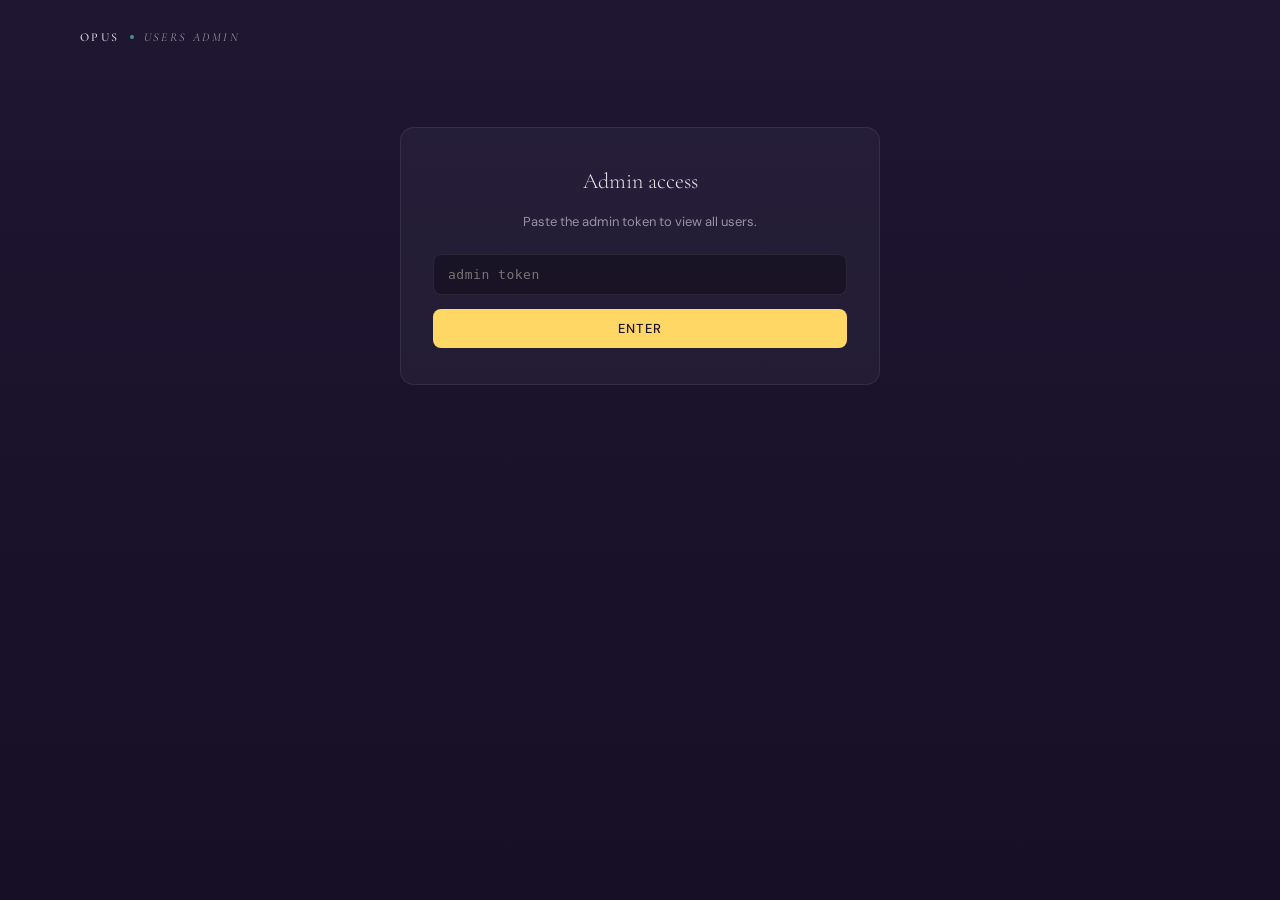
<file: public/users-admin/index.html>
<!doctype html>
<html lang="en">
<head>
<meta charset="utf-8">
<meta name="viewport" content="width=device-width,initial-scale=1">
<meta name="theme-color" content="#160F25">
<meta name="robots" content="noindex,nofollow">
<title>OPUS — users admin</title>
<link rel="preconnect" href="https://fonts.googleapis.com">
<link rel="preconnect" href="https://fonts.gstatic.com" crossorigin>
<link href="https://fonts.googleapis.com/css2?family=Cormorant+Garamond:ital,wght@0,300;0,400;0,500;1,300;1,400&family=DM+Sans:wght@300;400;500;600&display=swap" rel="stylesheet">
<style>
:root {
  --void: #1F1632; --void-deep: #160F25; --surface: #2A2042;
  --light: #E4E1E6; --mid: #9A90A3; --dim: #635C6E; --dimmer: #3D384A;
  --teal: #6ADFD9; --gold: #FFD764; --magenta: #C22FCD; --accent-bright: #7B6FA8;
  --glass: rgba(255,255,255,0.04);
  --glass-border: rgba(255,255,255,0.08);
  --serif: 'Cormorant Garamond', Georgia, serif;
  --sans: 'DM Sans', -apple-system, BlinkMacSystemFont, sans-serif;
}
*, *::before, *::after { margin: 0; padding: 0; box-sizing: border-box; }
html { -webkit-font-smoothing: antialiased; -moz-osx-font-smoothing: grayscale; }
body {
  background: linear-gradient(180deg, var(--void) 0%, var(--void-deep) 100%);
  color: var(--light); font-family: var(--sans);
  font-size: 14px; line-height: 1.55;
  min-height: 100vh; padding: 28px clamp(16px, 4vw, 40px) 120px;
}
.wrap { max-width: 1120px; margin: 0 auto; }
.brand {
  font-family: var(--serif); font-style: italic;
  letter-spacing: 0.20em; text-transform: uppercase;
  font-size: 12px; color: var(--mid);
  margin-bottom: 18px;
  display: flex; align-items: center; gap: 10px;
}
.brand .mark { color: var(--light); font-weight: 500; font-style: normal; }
.brand .dot { width: 4px; height: 4px; border-radius: 50%; background: var(--teal); opacity: 0.6; }

h1 {
  font-family: var(--serif); font-weight: 300;
  font-size: clamp(26px, 3.4vw, 34px);
  color: var(--light); line-height: 1.1;
  margin-bottom: 10px;
}
h1 em { color: var(--teal); font-style: italic; }
.subtle { color: var(--mid); font-size: 13px; margin-bottom: 24px; }

.gate {
  max-width: 480px; margin: 80px auto;
  padding: 36px 32px;
  background: var(--glass);
  border: 1px solid var(--glass-border);
  border-radius: 14px;
  text-align: center;
}
.gate h2 {
  font-family: var(--serif); font-weight: 300;
  font-size: 22px; color: var(--light);
  margin-bottom: 14px;
}
.gate p { color: var(--mid); font-size: 13px; margin-bottom: 22px; }
.gate input {
  width: 100%; padding: 12px 14px;
  background: rgba(0,0,0,0.3);
  border: 1px solid var(--glass-border);
  border-radius: 8px;
  color: var(--light); font-family: monospace;
  font-size: 13px; letter-spacing: 0.04em;
  margin-bottom: 14px;
}
.gate input:focus { outline: none; border-color: var(--teal); }
.gate button {
  width: 100%; padding: 11px 16px;
  background: var(--gold); color: #1A132A;
  border: none; border-radius: 8px;
  font-family: var(--sans); font-weight: 500;
  font-size: 13px; letter-spacing: 0.08em;
  text-transform: uppercase; cursor: pointer;
}
.gate button:hover { filter: brightness(1.05); }
.gate.error { border-color: rgba(222,21,69,0.45); }
.gate.error .err {
  color: #DE1545; font-size: 12px;
  margin-bottom: 14px;
  font-family: monospace;
}

.summary {
  display: flex; gap: 14px; flex-wrap: wrap;
  margin-bottom: 26px;
  padding: 14px 18px;
  background: var(--glass);
  border: 1px solid var(--glass-border);
  border-radius: 10px;
}
.summary-stat {
  display: flex; flex-direction: column; gap: 2px;
  padding-right: 18px;
  border-right: 1px solid var(--glass-border);
}
.summary-stat:last-child { border-right: none; }
.summary-value {
  font-family: var(--serif); font-style: italic;
  font-size: 22px; color: var(--gold);
  line-height: 1;
}
.summary-label {
  font-size: 10px; letter-spacing: 0.14em;
  color: var(--mid); text-transform: uppercase;
}
.summary-actions { margin-left: auto; display: flex; gap: 10px; align-items: center; }
.summary-actions button {
  padding: 8px 14px;
  background: transparent;
  border: 1px solid var(--glass-border);
  border-radius: 6px;
  color: var(--mid); font-family: var(--sans);
  font-size: 11px; letter-spacing: 0.12em;
  text-transform: uppercase; cursor: pointer;
}
.summary-actions button:hover {
  color: var(--light); border-color: var(--accent-bright);
}

.users { display: flex; flex-direction: column; gap: 22px; }
.user-card {
  background: linear-gradient(180deg, rgba(31,24,36,0.62), rgba(20,14,28,0.62));
  border: 1px solid var(--glass-border);
  border-left: 3px solid var(--accent-bright);
  border-radius: 12px;
  padding: 22px 24px;
}
.user-head {
  display: flex; align-items: baseline; gap: 14px;
  margin-bottom: 14px; flex-wrap: wrap;
}
.user-name {
  font-family: var(--serif); font-style: italic;
  font-size: 22px; color: var(--light);
}
.user-slug {
  font-family: monospace; font-size: 11px;
  color: var(--dim); letter-spacing: 0.04em;
}
.user-visit {
  margin-left: auto;
  font-size: 11px; color: var(--mid);
  letter-spacing: 0.08em;
}
.user-stats {
  display: flex; gap: 12px; flex-wrap: wrap;
  margin-bottom: 14px;
}
.user-stat {
  padding: 4px 10px;
  background: rgba(255,255,255,0.03);
  border: 1px solid var(--glass-border);
  border-radius: 4px;
  font-size: 11px; color: var(--mid);
  letter-spacing: 0.04em;
}
.user-stat.lit { color: var(--gold); border-color: rgba(255,215,100,0.32); }
.user-stat.empty { color: var(--dim); }

.section { margin-top: 16px; }
.section-title {
  font-size: 11px; letter-spacing: 0.18em;
  color: var(--mid); text-transform: uppercase;
  margin-bottom: 10px;
  padding-bottom: 6px;
  border-bottom: 1px solid var(--glass-border);
}
.empty-line {
  font-family: var(--serif); font-style: italic;
  font-size: 13px; color: var(--dim);
  padding: 6px 0;
}
.note-row {
  display: grid;
  grid-template-columns: 200px 1fr 60px;
  gap: 14px;
  padding: 12px 0;
  border-bottom: 1px dashed rgba(255,255,255,0.05);
  align-items: start;
}
.note-row:last-child { border-bottom: none; }
@media (max-width: 720px) {
  .note-row { grid-template-columns: 1fr; }
}
.note-session {
  font-family: var(--serif); font-style: italic;
  font-size: 14px; color: var(--light);
}
.note-body { display: flex; flex-direction: column; gap: 8px; }
.note-when {
  font-size: 10px; letter-spacing: 0.14em;
  color: var(--teal); text-transform: uppercase;
  margin-bottom: 2px;
}
.note-text {
  font-size: 13px; color: var(--light);
  line-height: 1.5;
  white-space: pre-wrap;
}
.note-text.empty { color: var(--dim); font-style: italic; }
.note-wow {
  text-align: center;
  font-family: var(--serif); font-style: italic;
  font-size: 20px; color: var(--gold);
  line-height: 1;
  align-self: start;
  padding-top: 4px;
}
.note-wow.empty { color: var(--dim); font-size: 13px; }

.refl-row {
  padding: 14px 0;
  border-bottom: 1px dashed rgba(255,255,255,0.05);
}
.refl-row:last-child { border-bottom: none; }
.refl-head {
  font-family: var(--serif); font-style: italic;
  font-size: 14px; color: var(--gold);
  margin-bottom: 8px;
}
.refl-text {
  font-family: var(--serif);
  font-size: 14px; color: var(--light);
  line-height: 1.65;
  white-space: pre-wrap;
}

details.raw {
  margin-top: 18px;
  padding: 10px 14px;
  background: rgba(0,0,0,0.25);
  border: 1px solid var(--glass-border);
  border-radius: 8px;
}
details.raw summary {
  cursor: pointer;
  font-size: 10px; letter-spacing: 0.18em;
  color: var(--dim); text-transform: uppercase;
}
details.raw pre {
  margin-top: 12px;
  padding: 10px;
  background: #0a0710;
  border-radius: 6px;
  font-size: 11px; line-height: 1.5;
  color: var(--mid);
  max-height: 360px; overflow: auto;
  white-space: pre-wrap; word-break: break-word;
}

.loading {
  text-align: center; color: var(--mid);
  font-style: italic; padding: 60px 0;
}
.no-users {
  text-align: center; color: var(--mid);
  font-style: italic; padding: 40px 0;
}

/* Feedback section */
.fb-row {
  display: flex; align-items: baseline; gap: 12px; flex-wrap: wrap;
  padding: 12px 16px;
  background: var(--glass);
  border: 1px solid var(--glass-border);
  border-left: 3px solid var(--accent-bright);
  border-radius: 8px;
  margin-bottom: 8px;
  font-size: 12.5px;
}
.fb-row.t-bug { border-left-color: #DE1545; }
.fb-row.t-feature, .fb-row.t-improvement { border-left-color: var(--gold); }
.fb-row.t-appreciation { border-left-color: var(--teal); }
.fb-type {
  padding: 2px 10px; border-radius: 4px;
  font-size: 10px; letter-spacing: 0.14em; text-transform: uppercase;
  border: 1px solid var(--glass-border); color: var(--mid);
}
.t-bug .fb-type { color: #DE1545; border-color: rgba(222,21,69,0.4); }
.t-feature .fb-type, .t-improvement .fb-type { color: var(--gold); border-color: rgba(255,215,100,0.4); }
.t-appreciation .fb-type { color: var(--teal); border-color: rgba(106,223,217,0.4); }
.fb-status {
  font-size: 10px; letter-spacing: 0.12em; text-transform: uppercase;
  color: var(--mid);
}
.fb-status.st-fixed { color: var(--teal); }
.fb-status.st-new, .fb-status.st-fixing { color: var(--gold); }
.fb-status.st-needs-human { color: #DE1545; }
.fb-who { color: var(--dim); font-size: 11px; }
.fb-text {
  width: 100%;
  font-family: var(--serif); font-style: italic;
  font-size: 14px; color: var(--light);
  line-height: 1.5;
}
.fb-note { width: 100%; color: var(--dim); font-size: 11px; font-family: monospace; }

/* Signups table */
.signups-section { margin-bottom: 36px; }
.signups-title {
  font-family: var(--serif); font-style: italic;
  font-size: 18px; color: var(--light);
  margin-bottom: 14px;
}
.signup-row {
  display: flex; align-items: center; gap: 14px; flex-wrap: wrap;
  padding: 12px 16px;
  background: var(--glass);
  border: 1px solid var(--glass-border);
  border-left: 3px solid var(--dim);
  border-radius: 8px;
  margin-bottom: 8px;
  font-size: 12.5px;
}
.signup-row.st-ready { border-left-color: var(--teal); }
.signup-row.st-generating, .signup-row.st-pending { border-left-color: var(--gold); }
.signup-row.st-failed { border-left-color: #DE1545; }
.signup-name { font-family: var(--serif); font-style: italic; font-size: 15px; color: var(--light); }
.signup-email { color: var(--mid); font-family: monospace; font-size: 11px; }
.signup-status {
  padding: 2px 10px; border-radius: 4px;
  font-size: 10px; letter-spacing: 0.14em; text-transform: uppercase;
  border: 1px solid var(--glass-border); color: var(--mid);
}
.st-ready .signup-status { color: var(--teal); border-color: rgba(106,223,217,0.4); }
.st-failed .signup-status { color: #DE1545; border-color: rgba(222,21,69,0.4); }
.st-generating .signup-status, .st-pending .signup-status { color: var(--gold); border-color: rgba(255,215,100,0.4); }
.signup-meta { color: var(--dim); font-size: 11px; }
.signup-link { margin-left: auto; }
.signup-link a {
  color: var(--gold); text-decoration: none;
  font-size: 11px; letter-spacing: 0.08em; text-transform: uppercase;
}
.signup-link a:hover { text-decoration: underline; }
.signup-emails { width: 100%; color: var(--dim); font-size: 10.5px; font-family: monospace; }
</style>
</head>
<body>

<div id="gate-mount"></div>
<div id="app-mount" class="wrap" hidden></div>

<script>
(function () {
  const WORKER = 'https://ramon-resolver.ajschlender.workers.dev';
  const STATE_ALL = WORKER + '/state/all';
  const SIGNUPS = WORKER + '/signups';
  const FEEDBACK = WORKER + '/feedback';
  const SS_KEY = 'usersAdmin.token.v1';

  const DISPLAY_NAMES = {
    'paul-x8t3m': 'Paul',
    'ramon-r9k2x': 'Ramon',
    'amber-r9k2x': 'Amber',
    'sierra-m2k7w': 'Sierra',
    'adam-q7n4d': 'Adam'
  };

  function el(tag, attrs, kids) {
    const n = document.createElement(tag);
    if (attrs) for (const k in attrs) {
      if (k === 'class') n.className = attrs[k];
      else if (k === 'text') n.textContent = attrs[k];
      else n.setAttribute(k, attrs[k]);
    }
    if (kids) (Array.isArray(kids) ? kids : [kids]).forEach(c => {
      if (c == null) return;
      n.appendChild(typeof c === 'string' ? document.createTextNode(c) : c);
    });
    return n;
  }
  function clear(node) { while (node && node.firstChild) node.removeChild(node.firstChild); }

  function getTokenFromUrl() {
    const m = location.search.match(/[?&]key=([^&]+)/);
    return m ? decodeURIComponent(m[1]) : null;
  }
  function getStoredToken() {
    try { return sessionStorage.getItem(SS_KEY); } catch { return null; }
  }
  function storeToken(t) {
    try { sessionStorage.setItem(SS_KEY, t); } catch {}
  }

  function renderGate(errorMsg) {
    const mount = document.getElementById('gate-mount');
    clear(mount);
    const app = document.getElementById('app-mount');
    if (app) app.hidden = true;
    const wrap = el('div', { class: 'wrap' });
    wrap.appendChild(el('div', { class: 'brand' }, [
      el('span', { class: 'mark', text: 'OPUS' }),
      el('span', { class: 'dot' }),
      el('span', { text: 'users admin' })
    ]));
    const gate = el('div', { class: 'gate' + (errorMsg ? ' error' : '') });
    gate.appendChild(el('h2', { text: 'Admin access' }));
    gate.appendChild(el('p', { text: 'Paste the admin token to view all users.' }));
    if (errorMsg) gate.appendChild(el('div', { class: 'err', text: errorMsg }));
    const input = el('input', { type: 'password', placeholder: 'admin token', autocomplete: 'off' });
    gate.appendChild(input);
    const btn = el('button', { text: 'Enter' });
    btn.addEventListener('click', () => {
      const t = input.value.trim();
      if (!t) return;
      storeToken(t);
      const url = new URL(location.href);
      url.searchParams.set('key', t);
      location.href = url.toString();
    });
    input.addEventListener('keydown', (e) => { if (e.key === 'Enter') btn.click(); });
    gate.appendChild(btn);
    wrap.appendChild(gate);
    mount.appendChild(wrap);
  }

  function fmtTs(ts) {
    if (!ts) return '—';
    try {
      const d = new Date(Number(ts));
      const now = Date.now();
      const ago = Math.floor((now - d.getTime()) / 1000);
      if (ago < 60) return ago + 's ago';
      if (ago < 3600) return Math.floor(ago/60) + 'm ago';
      if (ago < 86400) return Math.floor(ago/3600) + 'h ago';
      return d.toLocaleString();
    } catch { return String(ts); }
  }

  function parseLS(state, suffix) {
    const k = Object.keys(state).find(k => k.endsWith(suffix));
    if (!k) return null;
    try { return JSON.parse(state[k]); } catch { return null; }
  }
  function displayNameFor(slug) {
    if (DISPLAY_NAMES[slug]) return DISPLAY_NAMES[slug];
    const head = slug.split('-')[0];
    return head.charAt(0).toUpperCase() + head.slice(1);
  }
  function slugFromNoteKey(k) {
    const ix = k.indexOf('__');
    return ix > -1 ? { slug: k.slice(0, ix), when: k.slice(ix+2) } : null;
  }

  function buildUserCard(user) {
    const state = user.state || {};
    const notes = parseLS(state, '.notes.v1') || {};
    const wow = parseLS(state, '.wow.v1') || {};
    const reflections = parseLS(state, '.reflections.v1') || {};
    const sessionReflections = parseLS(state, '.sessionReflections.v1') || {};
    const snapshots = parseLS(state, '.snapshots.v1') || {};
    const sessionFields = parseLS(state, '.sessionFields.v1') || {};
    const weekFields = parseLS(state, '.weekFields.v1') || {};
    const examples = parseLS(state, '.examples.v1') || [];

    const sessionSlugSet = new Set();
    Object.keys(notes).forEach(k => {
      const m = slugFromNoteKey(k);
      if (m) sessionSlugSet.add(m.slug);
    });
    Object.keys(wow).forEach(k => sessionSlugSet.add(k));
    Object.keys(sessionReflections).forEach(k => sessionSlugSet.add(k));
    Object.keys(sessionFields).forEach(k => sessionSlugSet.add(k));

    const wowCount = Object.values(wow).filter(v => Number.isInteger(v) && v >= 1).length;
    const reflCount = Object.keys(sessionReflections).filter(k => sessionReflections[k] && sessionReflections[k].text).length;
    const snapCount = Object.keys(snapshots).length;
    const noteCount = Object.values(notes).filter(v => typeof v === 'string' && v.trim().length).length;

    const card = el('div', { class: 'user-card' });

    card.appendChild(el('div', { class: 'user-head' }, [
      el('div', { class: 'user-name', text: displayNameFor(user.slug) }),
      el('div', { class: 'user-slug', text: user.slug }),
      el('div', { class: 'user-visit', text: 'last write ' + fmtTs(user.ts) })
    ]));

    const stats = el('div', { class: 'user-stats' });
    function stat(label, n) {
      stats.appendChild(el('div', { class: 'user-stat ' + (n ? 'lit' : 'empty'), text: n + ' ' + label }));
    }
    stat('sessions touched', sessionSlugSet.size);
    stat('notes', noteCount);
    stat('WOW set', wowCount);
    stat('reflections', reflCount);
    stat('snapshots', snapCount);
    if (Object.keys(weekFields).length) stat('week captures', Object.keys(weekFields).length);
    if (Object.keys(sessionFields).length) stat('session captures', Object.keys(sessionFields).length);
    if (Array.isArray(examples) && examples.length) stat('examples', examples.length);
    card.appendChild(stats);

    const notesSec = el('div', { class: 'section' });
    notesSec.appendChild(el('div', { class: 'section-title', text: 'Notes & WOW per session' }));
    if (!sessionSlugSet.size) {
      notesSec.appendChild(el('div', { class: 'empty-line', text: 'No session notes yet.' }));
    } else {
      Array.from(sessionSlugSet).sort().forEach(slug => {
        const before = (notes[slug + '__before'] || '').trim();
        const after = (notes[slug + '__after'] || '').trim();
        const w = wow[slug];
        if (!before && !after && !Number.isInteger(w)) return;
        const row = el('div', { class: 'note-row' });
        row.appendChild(el('div', { class: 'note-session', text: slug }));
        const body = el('div', { class: 'note-body' });
        if (before) body.appendChild(el('div', null, [
          el('div', { class: 'note-when', text: 'Before' }),
          el('div', { class: 'note-text', text: before })
        ]));
        if (after) body.appendChild(el('div', null, [
          el('div', { class: 'note-when', text: 'After' }),
          el('div', { class: 'note-text', text: after })
        ]));
        if (!before && !after) {
          body.appendChild(el('div', { class: 'note-text empty', text: '(no text written)' }));
        }
        row.appendChild(body);
        row.appendChild(
          (Number.isInteger(w) && w >= 1)
            ? el('div', { class: 'note-wow', text: (w === 6 ? '✦' : String(w)) })
            : el('div', { class: 'note-wow empty', text: '—' })
        );
        notesSec.appendChild(row);
      });
    }
    card.appendChild(notesSec);

    const reflEntries = Object.keys(sessionReflections)
      .filter(k => sessionReflections[k] && sessionReflections[k].text)
      .sort((a, b) => (sessionReflections[b].ts || 0) - (sessionReflections[a].ts || 0));
    const reflSec = el('div', { class: 'section' });
    reflSec.appendChild(el('div', { class: 'section-title', text: 'Reflections (' + reflEntries.length + ')' }));
    if (!reflEntries.length) {
      reflSec.appendChild(el('div', { class: 'empty-line', text: 'No reflections requested yet.' }));
    } else {
      reflEntries.forEach(slug => {
        const r = sessionReflections[slug];
        const row = el('div', { class: 'refl-row' });
        row.appendChild(el('div', { class: 'refl-head', text: slug + ' · ' + fmtTs(r.ts) }));
        row.appendChild(el('div', { class: 'refl-text', text: r.deepText || r.text || '' }));
        reflSec.appendChild(row);
      });
    }
    card.appendChild(reflSec);

    const topRefl = Array.isArray(reflections) ? reflections : (reflections && reflections.text ? [reflections] : []);
    if (topRefl.length) {
      const sec = el('div', { class: 'section' });
      sec.appendChild(el('div', { class: 'section-title', text: 'Top-level reflections' }));
      topRefl.forEach(r => {
        const row = el('div', { class: 'refl-row' });
        row.appendChild(el('div', { class: 'refl-head', text: fmtTs(r.ts) }));
        row.appendChild(el('div', { class: 'refl-text', text: r.text || '' }));
        sec.appendChild(row);
      });
      card.appendChild(sec);
    }

    if (snapCount || Object.keys(weekFields).length) {
      const sec = el('div', { class: 'section' });
      sec.appendChild(el('div', { class: 'section-title', text: 'Biofield snapshots' }));
      Object.keys(snapshots).sort().forEach(k => {
        const s = snapshots[k];
        const auric = (typeof s.auricMeters === 'number') ? s.auricMeters.toFixed(1) + 'm' : '';
        const hawk = s.hawkinsTier || (s.hawkinsLevel ? String(s.hawkinsLevel) : '');
        sec.appendChild(el('div', { class: 'user-stat lit', text: 'week ' + k + ' · ' + [auric, hawk].filter(Boolean).join(' · ') }));
      });
      card.appendChild(sec);
    }

    const raw = el('details', { class: 'raw' });
    raw.appendChild(el('summary', { text: 'Raw state JSON · ' + Object.keys(state).length + ' keys' }));
    raw.appendChild(el('pre', { text: JSON.stringify(state, null, 2) }));
    card.appendChild(raw);

    return card;
  }

  function fmtDate(ts) {
    if (!ts) return '—';
    try { return new Date(ts).toLocaleString(); } catch { return String(ts); }
  }

  function buildFeedbackSection(feedback) {
    const sec = el('div', { class: 'signups-section' });
    const bugs = feedback.filter(f => f.type === 'bug');
    const ideas = feedback.filter(f => f.type !== 'bug');
    sec.appendChild(el('div', { class: 'signups-title', text: 'EBI feedback (' + feedback.length + ')' }));
    if (!feedback.length) {
      sec.appendChild(el('div', { class: 'empty-line', text: 'Nothing yet. The EBI button is live on every portal.' }));
      return sec;
    }
    function row(f) {
      const r = el('div', { class: 'fb-row t-' + (f.type || 'other') });
      r.appendChild(el('div', { class: 'fb-type', text: f.type || '?' }));
      if (f.type === 'bug') {
        r.appendChild(el('div', { class: 'fb-status st-' + (f.status || 'new'), text: f.status || 'new' }));
        if (f.severity) r.appendChild(el('div', { class: 'fb-who', text: f.severity }));
      }
      r.appendChild(el('div', { class: 'fb-who', text: (f.name || 'anonymous') + (f.slug ? ' · ' + f.slug : '') + ' · ' + fmtTs(f.ts) + (f.page ? ' · ' + f.page : '') }));
      r.appendChild(el('div', { class: 'fb-text', text: '\u201C' + (f.text || '') + '\u201D' }));
      if (f.fixNote) r.appendChild(el('div', { class: 'fb-note', text: 'fix note: ' + f.fixNote }));
      return r;
    }
    bugs.forEach(f => sec.appendChild(row(f)));
    ideas.forEach(f => sec.appendChild(row(f)));
    return sec;
  }

  function buildSignupsSection(signups) {
    const sec = el('div', { class: 'signups-section' });
    sec.appendChild(el('div', { class: 'signups-title', text: 'Signups (' + signups.length + ')' }));
    if (!signups.length) {
      sec.appendChild(el('div', { class: 'empty-line', text: 'No self-serve signups yet. Share /begin to invite people.' }));
      return sec;
    }
    signups.forEach(s => {
      const row = el('div', { class: 'signup-row st-' + (s.status || 'pending') });
      row.appendChild(el('div', { class: 'signup-name', text: s.name || '—' }));
      row.appendChild(el('div', { class: 'signup-email', text: s.email || '' }));
      row.appendChild(el('div', { class: 'signup-status', text: s.status || '?' }));
      row.appendChild(el('div', { class: 'signup-meta', text: 'signed up ' + fmtDate(s.createdTs) + (s.attempts > 1 ? ' · ' + s.attempts + ' attempts' : '') + ' · reading ' + (s.readingChars || 0) + ' chars' }));
      if (s.error) row.appendChild(el('div', { class: 'signup-meta', text: 'error: ' + s.error }));
      if (s.status === 'ready') {
        const link = el('div', { class: 'signup-link' });
        const a = el('a', { href: location.origin + '/?u=' + encodeURIComponent(s.slug), target: '_blank', rel: 'noopener', text: 'open portal' });
        link.appendChild(a);
        row.appendChild(link);
      }
      if (Array.isArray(s.emails) && s.emails.length) {
        const parts = s.emails.map(e => e.type + ':' + (e.ok ? 'sent' : (e.error || 'failed')));
        row.appendChild(el('div', { class: 'signup-emails', text: 'emails · ' + parts.join(' · ') }));
      }
      sec.appendChild(row);
    });
    return sec;
  }

  function renderApp(data, signups, feedback) {
    const app = document.getElementById('app-mount');
    clear(app);
    app.removeAttribute('hidden');
    clear(document.getElementById('gate-mount'));

    app.appendChild(el('div', { class: 'brand' }, [
      el('span', { class: 'mark', text: 'OPUS' }),
      el('span', { class: 'dot' }),
      el('span', { text: 'users admin · live from KV' })
    ]));
    app.appendChild(el('h1', null, [
      'All users, ',
      el('em', { text: 'mirrored' }),
      '.'
    ]));
    app.appendChild(el('div', { class: 'subtle', text: 'Live read of cloud state. Hourly cron also pushes to a private GitHub repo when GITHUB_* secrets are set.' }));

    app.appendChild(buildFeedbackSection(feedback || []));
    app.appendChild(buildSignupsSection(signups || []));

    const users = (data.users || []).sort((a, b) => (b.ts || 0) - (a.ts || 0));

    let totalNotes = 0, totalWow = 0, totalRefl = 0, totalSnaps = 0;
    users.forEach(u => {
      const notes = parseLS(u.state || {}, '.notes.v1') || {};
      const wow = parseLS(u.state || {}, '.wow.v1') || {};
      const sr = parseLS(u.state || {}, '.sessionReflections.v1') || {};
      const sn = parseLS(u.state || {}, '.snapshots.v1') || {};
      totalNotes += Object.values(notes).filter(v => typeof v === 'string' && v.trim().length).length;
      totalWow += Object.values(wow).filter(v => Number.isInteger(v) && v >= 1).length;
      totalRefl += Object.keys(sr).filter(k => sr[k] && sr[k].text).length;
      totalSnaps += Object.keys(sn).length;
    });

    const summary = el('div', { class: 'summary' });
    function sumStat(v, l) {
      summary.appendChild(el('div', { class: 'summary-stat' }, [
        el('div', { class: 'summary-value', text: String(v) }),
        el('div', { class: 'summary-label', text: l })
      ]));
    }
    sumStat(users.length, 'users');
    sumStat(totalNotes, 'notes');
    sumStat(totalWow, 'WOW set');
    sumStat(totalRefl, 'reflections');
    sumStat(totalSnaps, 'snapshots');

    const actions = el('div', { class: 'summary-actions' });
    const exportBtn = el('button', { text: 'Export JSON' });
    exportBtn.addEventListener('click', () => {
      const blob = new Blob([JSON.stringify(data, null, 2)], { type: 'application/json' });
      const a = document.createElement('a');
      a.href = URL.createObjectURL(blob);
      a.download = 'ramon-portal-users-' + new Date().toISOString().slice(0,10) + '.json';
      a.click();
      setTimeout(() => URL.revokeObjectURL(a.href), 0);
    });
    actions.appendChild(exportBtn);
    const refreshBtn = el('button', { text: 'Refresh' });
    refreshBtn.addEventListener('click', () => location.reload());
    actions.appendChild(refreshBtn);
    summary.appendChild(actions);
    app.appendChild(summary);

    if (!users.length) {
      app.appendChild(el('div', { class: 'no-users', text: 'No user state in KV yet.' }));
      return;
    }
    const list = el('div', { class: 'users' });
    users.forEach(u => list.appendChild(buildUserCard(u)));
    app.appendChild(list);
  }

  function showLoading() {
    const app = document.getElementById('app-mount');
    clear(app);
    app.removeAttribute('hidden');
    app.appendChild(el('div', { class: 'brand' }, [
      el('span', { class: 'mark', text: 'OPUS' }),
      el('span', { class: 'dot' }),
      el('span', { text: 'users admin' })
    ]));
    app.appendChild(el('div', { class: 'loading', text: 'Loading user state from cloud…' }));
  }

  async function load() {
    const token = getTokenFromUrl() || getStoredToken();
    if (!token) { renderGate(); return; }
    storeToken(token);
    showLoading();
    try {
      const resp = await fetch(STATE_ALL + '?key=' + encodeURIComponent(token), {
        headers: { 'x-admin-token': token }
      });
      if (resp.status === 401) {
        try { sessionStorage.removeItem(SS_KEY); } catch {}
        renderGate('Token rejected. Try again.');
        return;
      }
      if (!resp.ok) throw new Error('HTTP ' + resp.status);
      const data = await resp.json();
      let signups = [];
      try {
        const sresp = await fetch(SIGNUPS + '?key=' + encodeURIComponent(token), {
          headers: { 'x-admin-token': token }
        });
        if (sresp.ok) {
          const sdata = await sresp.json();
          signups = sdata.signups || [];
        }
      } catch {}
      let feedback = [];
      try {
        const fresp = await fetch(FEEDBACK + '?key=' + encodeURIComponent(token), {
          headers: { 'x-admin-token': token }
        });
        if (fresp.ok) {
          const fdata = await fresp.json();
          feedback = fdata.feedback || [];
        }
      } catch {}
      renderApp(data, signups, feedback);
    } catch (err) {
      renderGate('Could not load: ' + (err.message || err));
    }
  }

  load();
})();
</script>
</body>
</html>
</file>
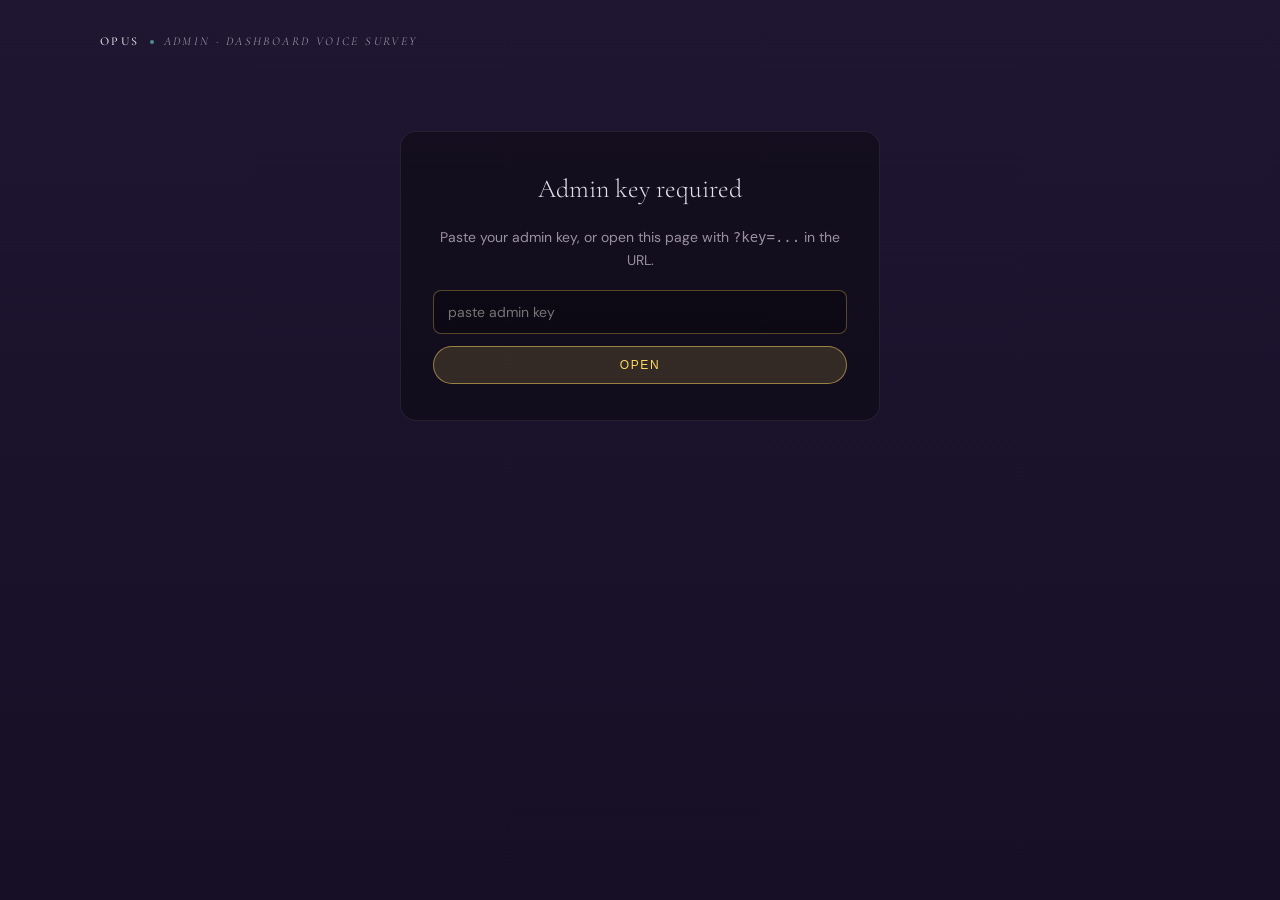
<file: public/dashboard-survey/admin.html>
<!doctype html>
<html lang="en">
<head>
<meta charset="utf-8">
<meta name="viewport" content="width=device-width,initial-scale=1">
<meta name="theme-color" content="#160F25">
<meta name="robots" content="noindex,nofollow">
<title>OPUS — survey admin</title>
<link rel="preconnect" href="https://fonts.googleapis.com">
<link rel="preconnect" href="https://fonts.gstatic.com" crossorigin>
<link href="https://fonts.googleapis.com/css2?family=Cormorant+Garamond:ital,wght@0,300;0,400;0,500;1,300;1,400&family=DM+Sans:wght@300;400;500;600&display=swap" rel="stylesheet">
<style>
:root {
  --void: #1F1632; --void-deep: #160F25; --surface: #2A2042;
  --light: #E4E1E6; --mid: #9A90A3; --dim: #635C6E; --dimmer: #3D384A;
  --teal: #6ADFD9; --gold: #FFD764; --magenta: #C22FCD; --accent-bright: #7B6FA8;
  --glass: rgba(255,255,255,0.04);
  --glass-border: rgba(255,255,255,0.08);
  --serif: 'Cormorant Garamond', Georgia, serif;
  --sans: 'DM Sans', -apple-system, BlinkMacSystemFont, sans-serif;
}
*, *::before, *::after { margin: 0; padding: 0; box-sizing: border-box; }
html { -webkit-font-smoothing: antialiased; -moz-osx-font-smoothing: grayscale; }
body {
  background: linear-gradient(180deg, var(--void) 0%, var(--void-deep) 100%);
  color: var(--light); font-family: var(--sans);
  font-size: 14px; line-height: 1.6;
  min-height: 100vh; padding: 32px clamp(16px, 4vw, 40px) 120px;
}
.wrap { max-width: 1080px; margin: 0 auto; }
.brand {
  font-family: var(--serif); font-style: italic;
  letter-spacing: 0.20em; text-transform: uppercase;
  font-size: 12px; color: var(--mid);
  margin-bottom: 28px;
  display: flex; align-items: center; gap: 10px;
}
.brand .mark { color: var(--light); font-weight: 500; font-style: normal; }
.brand .dot { width: 4px; height: 4px; border-radius: 50%; background: var(--teal); opacity: 0.6; }

h1 {
  font-family: var(--serif); font-weight: 300;
  font-size: clamp(28px, 4vw, 38px);
  color: var(--light); line-height: 1.05;
  letter-spacing: -0.01em;
  margin-bottom: 28px;
}
h1 em { color: var(--teal); font-style: italic; }

.tally-grid {
  display: grid; grid-template-columns: repeat(5, 1fr);
  gap: 14px; margin-bottom: 36px;
}
@media (max-width: 720px) { .tally-grid { grid-template-columns: repeat(2, 1fr); } }
.tally-card {
  padding: 18px 18px 16px;
  background: linear-gradient(180deg, rgba(31,24,36,0.62) 0%, rgba(20,14,28,0.62) 100%);
  border: 1px solid var(--glass-border);
  border-left: 2px solid var(--accent-bright);
  border-radius: 12px;
}
.tally-letter {
  font-family: var(--serif); font-style: italic;
  font-size: 14px; color: var(--gold);
  letter-spacing: 0.08em;
}
.tally-name {
  font-family: var(--serif); font-size: 15px;
  color: rgba(255,255,255,0.84); margin-bottom: 14px;
  line-height: 1.25;
}
.tally-count { display: flex; align-items: baseline; gap: 8px; }
.tally-primary {
  font-family: var(--serif); font-style: italic;
  font-size: 38px; color: var(--gold); line-height: 1;
}
.tally-secondary {
  font-size: 11px; letter-spacing: 0.10em;
  color: var(--mid); text-transform: uppercase;
}
.tally-bar {
  margin-top: 12px; height: 4px;
  background: rgba(255,215,100,0.10); border-radius: 999px; overflow: hidden;
}
.tally-bar-fill {
  height: 100%; background: var(--gold);
  border-radius: 999px; transition: width 600ms ease;
}

.actions {
  display: flex; gap: 12px; align-items: center; flex-wrap: wrap;
  margin: 32px 0 20px;
}
.btn {
  padding: 9px 16px;
  border-radius: 999px;
  border: 1px solid var(--glass-border);
  background: var(--glass); color: var(--mid);
  font-size: 11px; letter-spacing: 0.10em;
  text-transform: uppercase; cursor: pointer;
  transition: all 200ms;
}
.btn:hover { color: var(--light); border-color: rgba(255,255,255,0.18); }
.btn.gold { color: var(--gold); border-color: rgba(255,215,100,0.45); background: rgba(255,215,100,0.10); }
.btn.gold:hover { background: rgba(255,215,100,0.18); }
.summary-count {
  font-family: var(--serif); font-style: italic; font-size: 14px;
  color: var(--mid);
}
.summary-count strong { color: var(--gold); font-weight: 500; font-style: normal; }

.responses { display: flex; flex-direction: column; gap: 14px; }
.response {
  padding: 22px 24px;
  background: linear-gradient(180deg, rgba(31,24,36,0.50) 0%, rgba(20,14,28,0.50) 100%);
  border: 1px solid var(--glass-border);
  border-left: 2px solid var(--teal);
  border-radius: 14px;
}
.response-head {
  display: flex; justify-content: space-between; align-items: baseline;
  gap: 14px; flex-wrap: wrap; margin-bottom: 12px;
}
.response-name {
  font-family: var(--serif); font-size: 18px; color: var(--light);
}
.response-name .anon { color: var(--mid); font-style: italic; }
.response-meta {
  display: flex; gap: 14px;
  font-size: 11px; letter-spacing: 0.06em; color: var(--mid);
}
.response-meta .pick-pri {
  color: var(--gold); font-weight: 500;
  letter-spacing: 0.10em; text-transform: uppercase;
}
.response-meta .pick-sec { color: rgba(106,223,217,0.85); }
.response-row {
  display: grid; grid-template-columns: 100px 1fr;
  gap: 10px 18px; margin-bottom: 8px;
  align-items: baseline;
}
.response-label {
  font-size: 9.5px; letter-spacing: 0.20em; text-transform: uppercase;
  color: var(--dim);
}
.response-text {
  font-family: var(--serif); font-size: 15px;
  color: rgba(255,255,255,0.84); line-height: 1.65;
  white-space: pre-wrap;
}
.response-text.italic { font-style: italic; color: rgba(255,255,255,0.78); }
.response-email {
  font-family: var(--sans); font-size: 12px;
  color: var(--teal); letter-spacing: 0;
}

.gate {
  max-width: 480px; margin: 80px auto 0;
  padding: 36px 32px; text-align: center;
  background: rgba(11,8,15,0.50);
  border: 1px solid var(--glass-border);
  border-radius: 16px;
}
.gate h2 {
  font-family: var(--serif); font-weight: 300; font-size: 26px;
  color: var(--light); margin-bottom: 16px;
}
.gate p { color: var(--mid); font-size: 14px; line-height: 1.65; }
.gate input {
  width: 100%; margin-top: 18px; padding: 12px 14px;
  background: rgba(11,8,15,0.6);
  border: 1px solid rgba(255,215,100,0.30);
  border-radius: 8px;
  color: var(--light); font-family: var(--sans); font-size: 14px;
}
.gate input:focus { outline: none; border-color: rgba(255,215,100,0.6); }
.gate button {
  margin-top: 12px; width: 100%;
  padding: 11px;
  border-radius: 999px; border: 1px solid rgba(255,215,100,0.50);
  background: rgba(255,215,100,0.14); color: var(--gold);
  font-size: 12px; letter-spacing: 0.14em; text-transform: uppercase;
  cursor: pointer;
}
.empty {
  padding: 60px 30px; text-align: center;
  font-family: var(--serif); font-style: italic; font-size: 17px;
  color: var(--mid);
}
.error-banner {
  padding: 14px 18px; margin-bottom: 24px;
  background: rgba(220,21,69,0.10); border: 1px solid rgba(220,21,69,0.35);
  border-radius: 10px; color: rgba(255,200,200,0.92);
  font-size: 13px;
}
</style>
</head>
<body>

<div class="wrap">
  <div class="brand">
    <span class="mark">OPUS</span>
    <span class="dot" aria-hidden="true"></span>
    <span>admin · dashboard voice survey</span>
  </div>

  <div id="gate" class="gate" style="display:none">
    <h2>Admin key required</h2>
    <p>Paste your admin key, or open this page with <code>?key=...</code> in the URL.</p>
    <input type="password" id="key-input" placeholder="paste admin key">
    <button id="key-go" type="button">Open</button>
  </div>

  <div id="main" style="display:none">
    <h1><em>Dashboard voice</em> · survey results</h1>

    <div id="error-banner" class="error-banner" style="display:none"></div>

    <div class="tally-grid" id="tally-grid"></div>

    <div class="actions">
      <span class="summary-count" id="summary-count">Loading…</span>
      <button class="btn" id="btn-refresh" type="button">Refresh</button>
      <button class="btn gold" id="btn-csv" type="button">Export CSV</button>
    </div>

    <div class="responses" id="responses"></div>
  </div>
</div>

<script>
const RESOLVE_BASE = 'https://ramon-resolver.ajschlender.workers.dev';
const PICK_LETTERS = ['A', 'B', 'C', 'D', 'E'];
const PICK_NAMES = {
  A: 'The Practitioner’s Letter',
  B: 'The Witness Panel',
  C: 'The Biofield Drift',
  D: 'The Constellation Walked',
  E: 'No new card'
};

function getKeyFromURL() {
  const p = new URLSearchParams(location.search);
  return (p.get('key') || '').trim();
}
function getKey() {
  return getKeyFromURL() || sessionStorage.getItem('opus-survey-admin-key') || '';
}
function saveKey(k) {
  try { sessionStorage.setItem('opus-survey-admin-key', k); } catch {}
}

function showGate() {
  document.getElementById('gate').style.display = 'block';
  document.getElementById('main').style.display = 'none';
}
function showMain() {
  document.getElementById('gate').style.display = 'none';
  document.getElementById('main').style.display = 'block';
}

function clearChildren(node) { while (node && node.firstChild) node.removeChild(node.firstChild); }
function el(tag, attrs, kids) {
  const n = document.createElement(tag);
  if (attrs) for (const k in attrs) {
    if (k === 'class') n.className = attrs[k];
    else if (k === 'text') n.textContent = attrs[k];
    else if (k === 'style') n.setAttribute('style', attrs[k]);
    else n.setAttribute(k, attrs[k]);
  }
  if (kids) (Array.isArray(kids) ? kids : [kids]).forEach(c => {
    if (c == null) return;
    n.appendChild(typeof c === 'string' ? document.createTextNode(c) : c);
  });
  return n;
}

function fmtDate(ts) {
  try { return new Date(ts).toLocaleString(); } catch { return ''; }
}

function csvEscape(v) {
  if (v == null) return '';
  const s = String(v);
  if (/[",\n\r]/.test(s)) return '"' + s.replace(/"/g, '""') + '"';
  return s;
}

async function loadResponses() {
  const key = getKey();
  if (!key) { showGate(); return; }
  saveKey(key);
  showMain();

  const errBanner = document.getElementById('error-banner');
  errBanner.style.display = 'none';
  errBanner.textContent = '';
  document.getElementById('summary-count').textContent = 'Loading…';

  let responses = [];
  try {
    const resp = await fetch(RESOLVE_BASE + '/survey?key=' + encodeURIComponent(key), {
      headers: { 'x-admin-token': key }
    });
    if (resp.status === 401) {
      errBanner.style.display = 'block';
      errBanner.textContent = 'That key isn’t recognized. Check the URL or paste a fresh one.';
      sessionStorage.removeItem('opus-survey-admin-key');
      showGate();
      return;
    }
    if (!resp.ok) throw new Error('HTTP ' + resp.status);
    const j = await resp.json();
    responses = j.responses || [];
  } catch (err) {
    errBanner.style.display = 'block';
    errBanner.textContent = 'Could not load responses: ' + (err.message || err);
    return;
  }

  const tallies = { A: 0, B: 0, C: 0, D: 0, E: 0 };
  const seconds = { A: 0, B: 0, C: 0, D: 0, E: 0 };
  responses.forEach(r => {
    if (tallies[r.primaryPick] !== undefined) tallies[r.primaryPick]++;
    if (seconds[r.secondaryPick] !== undefined) seconds[r.secondaryPick]++;
  });
  const total = responses.length;
  const max = Math.max(1, ...PICK_LETTERS.map(l => tallies[l]));

  const grid = document.getElementById('tally-grid');
  clearChildren(grid);
  PICK_LETTERS.forEach(L => {
    const card = el('div', { class: 'tally-card' });
    card.appendChild(el('div', { class: 'tally-letter', text: L }));
    card.appendChild(el('div', { class: 'tally-name', text: PICK_NAMES[L] }));
    const count = el('div', { class: 'tally-count' });
    count.appendChild(el('span', { class: 'tally-primary', text: String(tallies[L]) }));
    count.appendChild(el('span', { class: 'tally-secondary', text: tallies[L] === 1 ? 'vote' : 'votes' }));
    card.appendChild(count);
    if (seconds[L]) {
      card.appendChild(el('div', {
        class: 'tally-secondary',
        style: 'margin-top:8px;color:rgba(106,223,217,0.78)',
        text: '+' + seconds[L] + ' second-pick'
      }));
    }
    const bar = el('div', { class: 'tally-bar' });
    const fill = el('div', { class: 'tally-bar-fill', style: 'width:' + (tallies[L] / max * 100).toFixed(0) + '%' });
    bar.appendChild(fill);
    card.appendChild(bar);
    grid.appendChild(card);
  });

  const sc = document.getElementById('summary-count');
  clearChildren(sc);
  sc.appendChild(document.createTextNode(String(total) + ' ' + (total === 1 ? 'response' : 'responses')));

  const respList = document.getElementById('responses');
  clearChildren(respList);
  if (total === 0) {
    respList.appendChild(el('div', { class: 'empty', text: 'No responses yet. The room is quiet.' }));
    return;
  }
  responses.forEach(r => {
    const card = el('div', { class: 'response' });
    const head = el('div', { class: 'response-head' });
    const nameEl = el('div', { class: 'response-name' });
    if (r.name) nameEl.appendChild(el('span', { text: r.name }));
    else nameEl.appendChild(el('span', { class: 'anon', text: 'anonymous' }));
    if (r.email) {
      nameEl.appendChild(document.createTextNode(' · '));
      nameEl.appendChild(el('span', { class: 'response-email', text: r.email }));
    }
    head.appendChild(nameEl);
    const meta = el('div', { class: 'response-meta' });
    meta.appendChild(el('span', { class: 'pick-pri', text: r.primaryPick + ' · ' + (PICK_NAMES[r.primaryPick] || '') }));
    if (r.secondaryPick) meta.appendChild(el('span', { class: 'pick-sec', text: '2nd: ' + r.secondaryPick }));
    meta.appendChild(el('span', { text: fmtDate(r.ts) }));
    head.appendChild(meta);
    card.appendChild(head);
    if (r.why) {
      const row = el('div', { class: 'response-row' });
      row.appendChild(el('div', { class: 'response-label', text: 'Why' }));
      row.appendChild(el('div', { class: 'response-text', text: r.why }));
      card.appendChild(row);
    }
    if (r.missing) {
      const row = el('div', { class: 'response-row' });
      row.appendChild(el('div', { class: 'response-label', text: 'Improve' }));
      row.appendChild(el('div', { class: 'response-text italic', text: r.missing }));
      card.appendChild(row);
    }
    if (r.anything) {
      const row = el('div', { class: 'response-row' });
      row.appendChild(el('div', { class: 'response-label', text: 'Other' }));
      row.appendChild(el('div', { class: 'response-text italic', text: r.anything }));
      card.appendChild(row);
    }
    respList.appendChild(card);
  });

  document.getElementById('btn-csv').onclick = () => {
    const cols = ['ts', 'date', 'name', 'email', 'primaryPick', 'secondaryPick', 'why', 'missing', 'anything', 'id'];
    const rows = [cols.join(',')];
    responses.forEach(r => {
      rows.push([
        r.ts,
        new Date(r.ts).toISOString(),
        r.name,
        r.email,
        r.primaryPick,
        r.secondaryPick,
        r.why,
        r.missing,
        r.anything,
        r.id
      ].map(csvEscape).join(','));
    });
    const blob = new Blob([rows.join('\n')], { type: 'text/csv' });
    const url = URL.createObjectURL(blob);
    const a = document.createElement('a');
    a.href = url;
    a.download = 'dashboard-survey-' + new Date().toISOString().slice(0,10) + '.csv';
    document.body.appendChild(a);
    a.click();
    document.body.removeChild(a);
    URL.revokeObjectURL(url);
  };
}

document.getElementById('btn-refresh').addEventListener('click', loadResponses);
document.getElementById('key-go').addEventListener('click', () => {
  const v = document.getElementById('key-input').value.trim();
  if (v) {
    saveKey(v);
    loadResponses();
  }
});
document.getElementById('key-input').addEventListener('keydown', (e) => {
  if (e.key === 'Enter') document.getElementById('key-go').click();
});

loadResponses();
</script>

</body>
</html>
</file>
<file: public/app/tokens.css>
/* OPUS web-app tokens — mirrored from public/index.html :root.
   Keep parity so a user moving between /?u= and /app/?u= reads as
   the same product. */
:root {
  --breath-phase: 0;
  --breath-pulse: 0.5;

  --void: #1F1632;
  --void-deep: #160F25;
  --void-compounded-top: #2A1B42;
  --void-compounded-bot: #1A1230;
  --surface: #2A2042;
  --accent: #564C70;
  --accent-bright: #7B6FA8;

  --light: #E4E1E6;
  --mid: #9A90A3;
  --dim: #635C6E;
  --dimmer: #3D384A;

  --green: #63E084;
  --teal: #6ADFD9;
  --magenta: #C22FCD;
  --gold: #FFD764;
  --red: #DE1545;
  --orange: #F0935E;

  --glass: rgba(255,255,255,0.04);
  --glass-strong: rgba(255,255,255,0.06);
  --glass-border: rgba(255,255,255,0.08);
  --glass-border-strong: rgba(255,255,255,0.14);

  --serif: 'Cormorant Garamond', Georgia, serif;
  --sans: 'DM Sans', -apple-system, BlinkMacSystemFont, 'Segoe UI', sans-serif;

  /* Quest module accent colors — one per week */
  --quest-w1: #6ADFD9;   /* teal — In the Body */
  --quest-w2: #F0935E;   /* orange — Release the Charge */
  --quest-w3: #FFD764;   /* gold — Heart Coherent, Voice Open */
  --quest-w4: #C22FCD;   /* magenta — Integration & Creative Flow */
}

*, *::before, *::after { margin: 0; padding: 0; box-sizing: border-box; }
html { -webkit-font-smoothing: antialiased; -moz-osx-font-smoothing: grayscale; }
body {
  background: linear-gradient(180deg, var(--void) 0%, var(--void-deep) 100%);
  color: var(--light);
  font-family: var(--sans);
  font-size: 15px;
  line-height: 1.65;
  min-height: 100vh;
  overflow-x: hidden;
  position: relative;
}

/* Subtle background mesh (matches legacy portal body::before) */
body::before {
  content: '';
  position: fixed;
  inset: 0;
  pointer-events: none;
  z-index: 0;
  background-image:
    radial-gradient(ellipse 90% 60% at 18% 12%, rgba(123,111,168,0.22) 0%, transparent 55%),
    radial-gradient(ellipse 70% 50% at 82% 88%, rgba(194,47,205,0.14) 0%, transparent 55%),
    radial-gradient(ellipse 80% 60% at 50% 50%, rgba(106,223,217,0.06) 0%, transparent 60%);
}

::selection { background: rgba(106,223,217,0.25); color: var(--light); }

button, input, textarea, select {
  font-family: inherit;
  color: inherit;
}
button { cursor: pointer; background: none; border: none; }
input, textarea { background: transparent; border: 1px solid var(--glass-border); color: var(--light); }
textarea { font-family: var(--serif); font-size: 16px; line-height: 1.55; }

@media (prefers-reduced-motion: reduce) {
  * { animation-duration: 0.001s !important; transition-duration: 0.001s !important; }
}
</file>
<file: public/app/app.css>
/* ============================================================
   OPUS Web App — shared layout & components
   Per-mode dashboards live in mode-*.css that this file imports.
   ============================================================ */

/* ---------- Layout shell ---------- */

.topbar {
  position: sticky; top: 0; left: 0; right: 0;
  z-index: 50;
  background: rgba(22,15,37,0.84);
  backdrop-filter: blur(14px);
  -webkit-backdrop-filter: blur(14px);
  border-bottom: 1px solid var(--glass-border);
}
.topbar-inner {
  max-width: 980px; margin: 0 auto;
  padding: 14px clamp(16px, 4vw, 32px);
  display: flex; align-items: center; justify-content: space-between; gap: 16px;
}
.topbar-brand {
  display: flex; align-items: center; gap: 10px;
  font-family: var(--serif);
  font-size: 14px; letter-spacing: 0.20em; text-transform: uppercase;
  color: var(--mid);
}
.brand-mark { color: var(--light); font-weight: 500; }
.brand-dot {
  display: inline-block; width: 4px; height: 4px; border-radius: 50%;
  background: var(--teal); opacity: 0.6;
}
.brand-tag { font-size: 11px; }
.topbar-portrait {
  width: 44px; height: 44px;
  border-radius: 50%;
  position: relative;
  padding: 0;
  display: flex; align-items: center; justify-content: center;
  background: transparent;
  cursor: pointer;
}
.topbar-portrait .portrait-img {
  width: 38px; height: 38px;
  border-radius: 50%;
  object-fit: cover;
  display: block;
  position: relative; z-index: 2;
}
.portrait-ring {
  position: absolute; inset: 0;
  border-radius: 50%;
  border: 1px solid rgba(255,215,100,0.42);
  box-shadow:
    0 0 0 1px rgba(106,223,217,0.18),
    0 0 18px rgba(255,215,100,0.18);
  /* breath orb: pulses with master breath clock — radial scale 1.00 → 1.06 */
  transform: scale(calc(1 + 0.06 * var(--breath-pulse, 0.5)));
  transition: transform 200ms linear, box-shadow 600ms;
}

.app {
  max-width: 980px; margin: 0 auto;
  padding: clamp(20px, 4vw, 40px) clamp(16px, 4vw, 32px) 120px;
  position: relative; z-index: 1;
}

.view { display: none; animation: view-in 320ms cubic-bezier(.2,.8,.2,1); }
.view[data-active="1"] { display: block; }
.view-inner { max-width: 720px; margin: 0 auto; }

@keyframes view-in {
  from { opacity: 0; transform: translateY(8px); }
  to   { opacity: 1; transform: translateY(0); }
}

.view-head { display: flex; align-items: baseline; gap: 14px; margin: 20px 0 24px; }
.back {
  font-size: 12px; letter-spacing: 0.10em; color: var(--mid);
  padding: 6px 0;
}
.back:hover { color: var(--light); }
.view-title {
  font-family: var(--serif); font-weight: 300; font-size: clamp(26px, 4vw, 38px);
  color: var(--light); letter-spacing: -0.01em;
}

/* ---------- Bottom nav ---------- */

.botnav {
  position: fixed; bottom: 0; left: 0; right: 0;
  z-index: 40;
  background: rgba(22,15,37,0.92);
  backdrop-filter: blur(14px);
  -webkit-backdrop-filter: blur(14px);
  border-top: 1px solid var(--glass-border);
  padding: 8px clamp(16px, 4vw, 32px) max(8px, env(safe-area-inset-bottom));
  display: flex; justify-content: center; gap: 36px;
}
.botnav-item {
  display: flex; flex-direction: column; align-items: center; gap: 3px;
  padding: 8px 14px;
  color: var(--mid);
  border-radius: 12px;
  transition: color 200ms, background 200ms;
}
.botnav-item:hover { color: var(--light); background: var(--glass); }
.botnav-item[data-active="1"] { color: var(--gold); }
.botnav-glyph { font-size: 18px; line-height: 1; }
.botnav-label { font-size: 10px; letter-spacing: 0.18em; text-transform: uppercase; }

/* ---------- Footer ---------- */

.footer {
  max-width: 980px; margin: 0 auto;
  padding: 28px clamp(16px, 4vw, 32px);
  display: flex; justify-content: space-between; gap: 18px;
  font-size: 10px; letter-spacing: 0.18em; color: var(--dim); text-transform: uppercase;
  border-top: 1px solid var(--glass-border);
  margin-top: 60px;
}
.footer-em { text-transform: none; letter-spacing: 0; font-size: 12px; color: var(--mid); font-style: italic; }

/* ---------- Loading state ---------- */

.view-loading { min-height: 60vh; align-items: center; justify-content: center; }
.view-loading[data-active="1"] { display: flex; }
.loader { text-align: center; color: var(--mid); }
.loader p {
  margin-top: 18px;
  font-family: var(--serif); font-style: italic; font-size: 16px;
}
.loader-orb {
  display: block; width: 64px; height: 64px;
  margin: 0 auto;
  border-radius: 50%;
  background: radial-gradient(circle at 50% 50%,
    rgba(255,215,100,0.4) 0%, rgba(255,215,100,0.18) 35%, transparent 70%);
  border: 1px solid rgba(255,215,100,0.42);
  animation: loader-breath 4s ease-in-out infinite;
}
@keyframes loader-breath {
  0%, 100% { transform: scale(0.88); opacity: 0.85; }
  50%      { transform: scale(1.06); opacity: 1; }
}

/* ---------- Invalid-link gate ---------- */

.view-no-link { min-height: 60vh; align-items: center; justify-content: center; }
.view-no-link[data-active="1"] { display: flex; }
.gate { max-width: 540px; text-align: center; padding: 32px; }
.gate-eyebrow {
  font-size: 11px; letter-spacing: 0.20em; text-transform: uppercase;
  color: var(--mid); margin-bottom: 18px;
}
.gate-title {
  font-family: var(--serif); font-weight: 300; font-size: clamp(28px, 4vw, 38px);
  line-height: 1.3; color: var(--light); margin-bottom: 14px;
}
.gate-title em { color: var(--teal); font-style: italic; }
.gate-body { color: var(--mid); font-size: 14px; }

/* ============================================================
   INTAKE — 4 paths choose-your-own-adventure
   ============================================================ */

.intake-wrap {
  max-width: 640px; margin: 0 auto;
  padding: clamp(24px, 6vw, 56px) 0;
}
.intake-eyebrow {
  font-size: 11px; letter-spacing: 0.22em; text-transform: uppercase;
  color: var(--mid); margin-bottom: 18px; text-align: center;
}
.intake-title {
  font-family: var(--serif); font-weight: 300; font-size: clamp(30px, 5vw, 46px);
  line-height: 1.05; color: var(--light); text-align: center;
  margin-bottom: 14px; letter-spacing: -0.005em;
}
.intake-title em { color: var(--teal); font-style: italic; }
.intake-sub {
  text-align: center; color: var(--mid); font-size: 15px; margin-bottom: 36px;
}
.intake-tiles {
  display: grid; grid-template-columns: 1fr; gap: 14px;
}
.intake-tile {
  display: flex; align-items: center; gap: 18px;
  padding: 18px 22px;
  background: var(--glass);
  border: 1px solid var(--glass-border);
  border-radius: 16px;
  text-align: left;
  color: var(--light);
  transition: border-color 200ms, background 200ms, transform 200ms;
}
.intake-tile:hover {
  background: var(--glass-strong);
  border-color: var(--glass-border-strong);
  transform: translateY(-1px);
}
.intake-tile[data-recommended="1"] { border-color: rgba(255,215,100,0.40); }
.intake-tile-glyph { font-size: 26px; line-height: 1; opacity: 0.7; }
.intake-tile-body { flex: 1; }
.intake-tile-label {
  font-family: var(--serif); font-size: 22px; color: var(--light); line-height: 1.1;
}
.intake-tile-meta {
  font-size: 12px; letter-spacing: 0.08em; color: var(--mid); margin-top: 4px;
}
.intake-tile-meta .rec { color: var(--gold); font-weight: 500; }
.intake-tile-arrow { font-size: 18px; color: var(--dim); }

.intake-step { margin-top: 28px; }
.intake-step h3 {
  font-family: var(--serif); font-weight: 300; font-size: 22px; color: var(--light);
  margin-bottom: 10px;
}
.intake-step .step-help {
  color: var(--mid); font-size: 13px; margin-bottom: 18px;
}
.intake-pip-row {
  display: flex; gap: 8px; flex-wrap: wrap;
  margin-bottom: 22px;
}
.intake-pip {
  padding: 9px 16px; border-radius: 999px;
  background: var(--glass);
  border: 1px solid var(--glass-border);
  font-size: 13px; color: var(--mid);
  transition: all 180ms;
}
.intake-pip:hover { color: var(--light); border-color: var(--glass-border-strong); }
.intake-pip[data-selected="1"] {
  background: rgba(255,215,100,0.10);
  border-color: rgba(255,215,100,0.45);
  color: var(--gold);
}
.intake-slider {
  display: flex; align-items: center; gap: 12px; margin-bottom: 22px;
}
.intake-slider input[type="range"] {
  flex: 1; appearance: none; -webkit-appearance: none;
  height: 4px; background: var(--glass-strong);
  border-radius: 999px; outline: none; border: none;
}
.intake-slider input[type="range"]::-webkit-slider-thumb {
  appearance: none; -webkit-appearance: none;
  width: 18px; height: 18px; border-radius: 50%;
  background: var(--gold); cursor: pointer; border: 2px solid rgba(255,242,210,0.85);
  box-shadow: 0 0 12px rgba(255,215,100,0.4);
}
.intake-slider .val { width: 28px; text-align: center; font-family: var(--serif); font-size: 20px; color: var(--gold); }
.intake-text {
  width: 100%;
  padding: 14px 16px;
  border-radius: 12px;
  background: var(--glass);
  border: 1px solid var(--glass-border);
  font-size: 15px; color: var(--light);
  min-height: 56px;
}
.intake-text:focus { outline: none; border-color: var(--glass-border-strong); }
.intake-textarea { min-height: 200px; font-family: var(--serif); font-size: 15px; line-height: 1.6; padding: 16px; }

.intake-actions {
  display: flex; gap: 12px; justify-content: flex-end;
  margin-top: 28px;
}
.btn-primary, .btn-secondary {
  padding: 11px 22px;
  border-radius: 999px;
  font-size: 13px; letter-spacing: 0.10em;
  font-family: inherit;
  border: 1px solid transparent;
  transition: background 200ms, border-color 200ms, transform 200ms;
}
.btn-primary {
  background: linear-gradient(135deg, rgba(255,215,100,0.22), rgba(255,180,80,0.12));
  border-color: rgba(255,215,100,0.45);
  color: var(--gold);
}
.btn-primary:hover { background: rgba(255,215,100,0.16); transform: translateY(-1px); }
.btn-primary:disabled { opacity: 0.4; cursor: not-allowed; transform: none; }
.btn-secondary {
  background: var(--glass);
  border-color: var(--glass-border);
  color: var(--mid);
}
.btn-secondary:hover { color: var(--light); border-color: var(--glass-border-strong); }

.intake-status { font-size: 13px; color: var(--mid); font-style: italic; min-height: 1.2em; }

/* ============================================================
   QUEST DASHBOARD — 4 module cards (vertical map)
   ============================================================ */

.quest-wrap { max-width: 760px; margin: 0 auto; }
.quest-masthead {
  margin: 8px 0 24px;
}
.quest-eyebrow {
  font-size: 11px; letter-spacing: 0.22em; text-transform: uppercase; color: var(--mid);
  margin-bottom: 12px;
}
.quest-name {
  font-family: var(--serif); font-weight: 300; font-size: clamp(32px, 5vw, 44px);
  line-height: 1.05; color: var(--light); letter-spacing: -0.01em;
}
.quest-name em { color: var(--teal); font-style: italic; }
.quest-meta {
  margin-top: 6px;
  font-family: var(--serif); font-style: italic; color: var(--mid); font-size: 16px;
}

.quest-invite {
  margin: 18px 0 32px;
  padding: 18px 22px;
  border-radius: 16px;
  background: linear-gradient(180deg, rgba(31,24,36,0.62) 0%, rgba(20,14,28,0.62) 100%);
  border: 1px solid var(--glass-border);
  border-left: 2px solid var(--gold);
  display: flex; gap: 16px; align-items: center;
  cursor: pointer;
  transition: border-color 200ms, transform 200ms;
}
.quest-invite:hover { border-left-color: var(--gold); transform: translateY(-1px); }
.quest-invite-art {
  width: 56px; height: 56px; border-radius: 10px; overflow: hidden;
  flex: 0 0 56px;
  background: var(--glass-strong);
}
.quest-invite-art img { width: 100%; height: 100%; object-fit: cover; display: block; }
.quest-invite-body { flex: 1; }
.quest-invite-eyebrow {
  font-size: 9px; letter-spacing: 0.22em; text-transform: uppercase;
  color: var(--gold); margin-bottom: 4px;
}
.quest-invite-title {
  font-family: var(--serif); font-size: 18px; color: var(--light); line-height: 1.25;
}
.quest-invite-arrow { color: var(--gold); font-size: 18px; }

.quest-map {
  display: flex; flex-direction: column; gap: 22px;
  position: relative;
}

.module-card {
  position: relative;
  padding: 24px 26px;
  border-radius: 18px;
  background: linear-gradient(180deg, rgba(31,24,36,0.62) 0%, rgba(20,14,28,0.62) 100%);
  border: 1px solid var(--glass-border);
  cursor: pointer;
  transition: transform 200ms, border-color 200ms;
}
.module-card[data-state="open"] { border-left: 3px solid var(--mod-accent, var(--teal)); }
.module-card[data-state="open"]:hover { transform: translateY(-2px); }
.module-card[data-state="complete"] {
  border-left: 3px solid var(--mod-accent, var(--gold));
  animation: complete-breath 3s ease-in-out infinite;
}
@keyframes complete-breath {
  0%, 100% { transform: scale(1.000); }
  50%      { transform: scale(1.012); }
}
.module-card[data-state="locked"] {
  filter: saturate(30%);
  opacity: 0.58;
  cursor: not-allowed;
}
.module-card[data-state="ghost"] {
  filter: saturate(15%);
  opacity: 0.36;
  cursor: not-allowed;
  border-style: dashed;
}
.module-card[data-state="silhouette"] {
  filter: saturate(0%);
  opacity: 0.22;
  cursor: not-allowed;
  border-style: dashed;
}

.module-card-head {
  display: flex; align-items: flex-start; gap: 16px;
  margin-bottom: 14px;
}
.module-progress-ring {
  flex: 0 0 56px;
  width: 56px; height: 56px;
  position: relative;
}
.module-progress-ring svg { width: 100%; height: 100%; transform: rotate(-90deg); }
.module-progress-ring .ring-bg { stroke: var(--glass-border); fill: none; stroke-width: 4; }
.module-progress-ring .ring-fg {
  stroke: var(--mod-accent, var(--teal));
  fill: none; stroke-width: 4;
  transition: stroke-dashoffset 600ms cubic-bezier(.2,.8,.2,1);
  stroke-linecap: round;
}
.module-progress-ring .ring-label {
  position: absolute; inset: 0;
  display: flex; align-items: center; justify-content: center;
  font-family: var(--serif); font-size: 14px; color: var(--light);
}
.module-card-meta { flex: 1; }
.module-eyebrow {
  font-size: 10px; letter-spacing: 0.22em; text-transform: uppercase;
  color: var(--mod-accent, var(--teal));
  margin-bottom: 6px;
}
.module-title {
  font-family: var(--serif); font-weight: 300; font-size: 28px;
  color: var(--light); line-height: 1.1; letter-spacing: -0.005em;
}
.module-intent {
  margin-top: 10px;
  font-family: var(--serif); font-style: italic;
  color: var(--mid); font-size: 14px; line-height: 1.55;
}

.module-spine {
  width: 2px; height: 18px;
  background: linear-gradient(180deg, var(--glass-border) 0%, transparent 100%);
  margin: -4px auto 0;
  position: relative;
  z-index: 0;
}

.module-lock {
  display: inline-flex; align-items: center; gap: 8px;
  font-size: 12px; color: var(--mid);
  margin-top: 12px; font-style: italic;
}
.module-lock-glyph { font-size: 14px; opacity: 0.7; }

/* ============================================================
   MODULE VIEW — 4 session cards in sequence
   ============================================================ */

.module-view-head { margin-bottom: 24px; }
.module-view-eyebrow {
  font-size: 11px; letter-spacing: 0.22em; text-transform: uppercase;
  color: var(--mod-accent, var(--teal)); margin-bottom: 10px;
}
.module-view-title {
  font-family: var(--serif); font-weight: 300; font-size: clamp(28px, 4vw, 38px);
  color: var(--light); letter-spacing: -0.01em; line-height: 1.05;
}
.module-view-intent {
  margin-top: 12px;
  font-family: var(--serif); font-style: italic;
  color: var(--mid); font-size: 17px; line-height: 1.55;
}

.module-session-list {
  margin-top: 28px;
  display: flex; flex-direction: column; gap: 14px;
}

.session-tile {
  position: relative;
  display: flex; gap: 16px;
  padding: 16px;
  border-radius: 14px;
  background: linear-gradient(180deg, rgba(31,24,36,0.6) 0%, rgba(20,14,28,0.6) 100%);
  border: 1px solid var(--glass-border);
  cursor: pointer;
  transition: transform 200ms, border-color 200ms;
}
.session-tile:hover { transform: translateY(-1px); border-color: var(--glass-border-strong); }
.session-tile[data-locked="1"] { opacity: 0.42; cursor: not-allowed; filter: saturate(25%); }
.session-tile[data-locked="1"]:hover { transform: none; }
.session-tile[data-complete="1"] { border-left: 2px solid var(--gold); }
.session-art {
  flex: 0 0 84px;
  width: 84px; height: 84px;
  border-radius: 10px;
  overflow: hidden;
  background: var(--glass-strong);
  position: relative;
}
.session-art img {
  width: 100%; height: 100%; object-fit: cover; display: block;
}
.session-art-fallback {
  width: 100%; height: 100%;
  background: linear-gradient(135deg, rgba(123,111,168,0.35), rgba(86,76,112,0.18));
  display: flex; align-items: center; justify-content: center;
  font-family: var(--serif); font-style: italic; color: var(--mid); font-size: 12px;
}
.session-tile-body { flex: 1; min-width: 0; }
.session-tile-eyebrow {
  font-size: 10px; letter-spacing: 0.22em; text-transform: uppercase;
  color: var(--dim); margin-bottom: 4px;
}
.session-tile-title {
  font-family: var(--serif); font-size: 19px; color: var(--light); line-height: 1.2;
}
.session-tile-sub {
  margin-top: 4px;
  font-size: 12px; color: var(--mid); letter-spacing: 0.04em;
}
.session-tile-meta {
  margin-top: 8px;
  display: flex; gap: 10px; align-items: center;
  font-size: 11px; color: var(--dim);
}
.session-tile-complete-chip {
  font-size: 10px; letter-spacing: 0.18em; text-transform: uppercase;
  color: var(--gold);
}

/* ============================================================
   SESSION VIEW — Before / Play / After / Reflection
   ============================================================ */

.session-view { max-width: 720px; margin: 0 auto; }
.session-view-head {
  display: flex; align-items: center; justify-content: space-between;
  margin-bottom: 22px;
}
.session-view-head .close { font-size: 22px; color: var(--mid); padding: 6px 10px; }
.session-view-head .close:hover { color: var(--light); }
.session-view-art {
  width: 100%; aspect-ratio: 4/3;
  border-radius: 18px;
  overflow: hidden;
  background: var(--glass-strong);
  margin-bottom: 20px;
  position: relative;
}
.session-view-art img { width: 100%; height: 100%; object-fit: cover; display: block; }
.session-view-art-fallback {
  width: 100%; height: 100%;
  display: flex; align-items: center; justify-content: center;
  background: linear-gradient(135deg, rgba(123,111,168,0.45), rgba(86,76,112,0.25));
  color: var(--mid); font-family: var(--serif); font-style: italic; font-size: 16px;
}
.session-view-title {
  font-family: var(--serif); font-weight: 300; font-size: clamp(28px, 4vw, 40px);
  color: var(--light); line-height: 1.05; letter-spacing: -0.01em;
}
.session-view-sub {
  margin-top: 6px; color: var(--mid); font-size: 14px;
}
.session-view-meta {
  margin-top: 10px;
  display: flex; gap: 14px; align-items: center;
  font-size: 11px; letter-spacing: 0.16em; text-transform: uppercase; color: var(--dim);
}

.session-phases {
  margin-top: 28px;
  display: flex; gap: 8px; align-items: center;
  font-size: 11px; letter-spacing: 0.16em; text-transform: uppercase; color: var(--dim);
}
.session-phases .pip { width: 8px; height: 8px; border-radius: 50%; background: var(--glass-strong); }
.session-phases .pip[data-active="1"] { background: var(--gold); }
.session-phases .pip[data-done="1"] { background: var(--teal); }

.phase-panel {
  margin-top: 22px;
  padding: 22px;
  border-radius: 16px;
  background: var(--glass);
  border: 1px solid var(--glass-border);
}
.phase-prompt {
  font-family: var(--serif); font-style: italic; font-size: 18px;
  color: var(--light); margin-bottom: 14px; line-height: 1.5;
}
.phase-help {
  font-size: 13px; color: var(--mid); margin-bottom: 14px;
}
.phase-textarea {
  width: 100%; min-height: 120px;
  padding: 14px 16px;
  border-radius: 12px;
  background: rgba(11,8,15,0.4);
  border: 1px solid var(--glass-border);
  color: var(--light);
  font-family: var(--serif); font-size: 16px; line-height: 1.55;
  resize: vertical;
}
.phase-textarea:focus { outline: none; border-color: var(--glass-border-strong); }

.wow-selector {
  margin: 18px 0;
}
.wow-eyebrow {
  font-size: 10px; letter-spacing: 0.22em; text-transform: uppercase;
  color: var(--mid); margin-bottom: 8px;
}
.wow-pips { display: flex; gap: 6px; flex-wrap: wrap; }
.wow-pip {
  width: 38px; height: 38px;
  border-radius: 999px;
  background: var(--glass);
  border: 1px solid var(--glass-border);
  color: var(--mid);
  font-size: 13px;
  display: inline-flex; align-items: center; justify-content: center;
  transition: all 200ms;
}
.wow-pip[data-wow="6"] { width: auto; padding: 0 14px; font-size: 11px; letter-spacing: 0.10em; }
.wow-pip:hover { color: var(--light); border-color: var(--glass-border-strong); }
.wow-pip[data-selected="1"] {
  background: rgba(255,215,100,0.16);
  border-color: rgba(255,215,100,0.45);
  color: var(--gold);
}
.wow-pip[data-selected="1"][data-wow="6"] {
  background: linear-gradient(135deg, rgba(255,215,100,0.30), rgba(255,180,80,0.18));
  box-shadow: 0 0 18px rgba(255,215,100,0.18);
}
.wow-descriptor {
  margin-top: 10px;
  font-family: var(--serif); font-style: italic; font-size: 13px; color: var(--mid);
  min-height: 1.5em;
}

.phase-actions {
  display: flex; gap: 10px; justify-content: flex-end;
  margin-top: 18px;
}

.reflection-block {
  padding: 22px 24px;
  border-radius: 14px;
  background: rgba(11,8,15,0.42);
  border: 1px solid var(--glass-border);
  border-left: 2px solid var(--gold);
  margin-top: 20px;
}
.reflection-eyebrow {
  font-size: 10px; letter-spacing: 0.22em; text-transform: uppercase;
  color: rgba(255,215,100,0.75); margin-bottom: 10px;
}
.reflection-text {
  font-family: var(--serif); font-size: 16px; color: var(--light);
  line-height: 1.75; white-space: pre-wrap;
}
.reflection-status { font-size: 13px; color: var(--mid); font-style: italic; }

.session-after-block { margin-top: 22px; }

/* ============================================================
   ARCHIVE
   ============================================================ */

.archive-mount {
  display: flex; flex-direction: column; gap: 14px;
}
.archive-empty {
  text-align: center; padding: 40px 20px;
  color: var(--mid); font-family: var(--serif); font-style: italic; font-size: 16px;
}
.archive-card {
  padding: 18px 22px;
  border-radius: 14px;
  background: linear-gradient(180deg, rgba(31,24,36,0.55) 0%, rgba(20,14,28,0.55) 100%);
  border: 1px solid var(--glass-border);
  border-left: 2px solid var(--teal);
}
.archive-card-head {
  display: flex; justify-content: space-between; align-items: baseline;
  gap: 12px; flex-wrap: wrap;
  margin-bottom: 10px;
}
.archive-card-title {
  font-family: var(--serif); font-size: 18px; color: var(--light);
}
.archive-card-meta {
  font-size: 10px; letter-spacing: 0.18em; text-transform: uppercase;
  color: var(--dim);
}
.archive-card-wow { color: var(--gold); }
.archive-card-text {
  font-family: var(--serif); font-size: 14px; color: var(--mid);
  line-height: 1.7; white-space: pre-wrap;
}

/* ============================================================
   FIELD DIGEST
   ============================================================ */

.field-mount {
  display: flex; flex-direction: column; gap: 22px;
}
.field-stats {
  display: grid; grid-template-columns: 1fr 1fr 1fr; gap: 14px;
}
@media (max-width: 540px) {
  .field-stats { grid-template-columns: 1fr 1fr; }
}
.field-stat {
  padding: 16px;
  background: var(--glass);
  border: 1px solid var(--glass-border);
  border-radius: 14px;
}
.field-stat-num {
  font-family: var(--serif); font-style: italic; font-size: clamp(26px, 4vw, 34px);
  color: var(--gold); line-height: 1;
}
.field-stat-num-sub {
  font-family: var(--serif); font-size: 14px; color: var(--mid);
  display: inline-block; margin-left: 4px;
}
.field-stat-label {
  margin-top: 8px;
  font-size: 10px; letter-spacing: 0.22em; text-transform: uppercase; color: var(--mid);
}
.field-stat-context { margin-top: 6px; font-size: 12px; color: var(--dim); }

.field-chakra-list {
  display: flex; flex-direction: column; gap: 8px;
}
.field-chakra-row {
  display: flex; align-items: center; gap: 14px;
  padding: 12px 16px;
  background: var(--glass);
  border: 1px solid var(--glass-border);
  border-radius: 10px;
}
.field-chakra-dot {
  width: 12px; height: 12px; border-radius: 50%;
  flex: 0 0 12px;
}
.field-chakra-dot[data-chakra="root"]      { background: rgb(220, 90, 90); }
.field-chakra-dot[data-chakra="sacral"]    { background: rgb(240,147, 94); }
.field-chakra-dot[data-chakra="solar"]     { background: rgb(255,215,100); }
.field-chakra-dot[data-chakra="heart"]     { background: rgb(120,210,140); }
.field-chakra-dot[data-chakra="throat"]    { background: rgb(106,223,217); }
.field-chakra-dot[data-chakra="third-eye"] { background: rgb(123,111,168); }
.field-chakra-dot[data-chakra="crown"]     { background: rgb(194, 47,205); }
.field-chakra-name {
  flex: 0 0 110px;
  font-family: var(--serif); font-size: 16px; color: var(--light);
}
.field-chakra-state {
  flex: 1;
  font-size: 11px; letter-spacing: 0.16em; text-transform: uppercase; color: var(--mid);
  font-style: italic;
}
.field-chakra-note {
  flex: 2;
  font-family: var(--serif); font-style: italic; font-size: 14px; color: var(--mid);
}
@media (max-width: 720px) {
  .field-chakra-row { flex-wrap: wrap; }
  .field-chakra-name { flex-basis: auto; }
  .field-chakra-note { flex-basis: 100%; }
}

.field-reading-toggle {
  margin-top: 10px;
  padding: 14px 20px;
  background: var(--glass);
  border: 1px solid var(--glass-border);
  border-radius: 12px;
  color: var(--light);
  font-family: var(--serif); font-size: 15px;
  display: flex; justify-content: space-between; align-items: center;
  cursor: pointer;
}
.field-reading-toggle:hover { background: var(--glass-strong); }
.field-reading-body {
  margin-top: 12px;
  padding: 22px 24px;
  background: rgba(11,8,15,0.4);
  border: 1px solid var(--glass-border);
  border-radius: 14px;
  font-family: var(--serif); font-size: 15px; color: var(--mid);
  white-space: pre-wrap;
  line-height: 1.7;
  display: none;
}
.field-reading-body[data-open="1"] { display: block; }

/* ============================================================
   SETTINGS
   ============================================================ */

.settings-mount {
  display: flex; flex-direction: column; gap: 18px;
}
.settings-section {
  padding: 18px 22px;
  background: var(--glass);
  border: 1px solid var(--glass-border);
  border-radius: 14px;
}
.settings-section h3 {
  font-family: var(--serif); font-weight: 400; font-size: 18px; color: var(--light);
  margin-bottom: 10px;
}
.settings-section p { font-size: 13px; color: var(--mid); margin-bottom: 12px; }
.settings-row {
  display: flex; justify-content: space-between; align-items: center;
  padding: 10px 0;
  border-bottom: 1px solid var(--glass-border);
}
.settings-row:last-child { border-bottom: none; }
.settings-row-label { color: var(--light); }
.settings-row-link {
  color: var(--teal); font-size: 13px; letter-spacing: 0.04em; cursor: pointer;
}
.settings-row-link:hover { color: var(--gold); }

/* ============================================================
   CELEBRATE
   ============================================================ */

.celebrate-wrap {
  min-height: 80vh;
  display: flex; flex-direction: column; align-items: center; justify-content: center;
  text-align: center;
  padding: 40px 20px;
  animation: celebrate-in 1200ms cubic-bezier(.2,.8,.2,1);
}
.celebrate-eyebrow {
  font-size: 11px; letter-spacing: 0.30em; text-transform: uppercase; color: var(--gold);
  margin-bottom: 18px;
}
.celebrate-title {
  font-family: var(--serif); font-weight: 300; font-size: clamp(36px, 6vw, 58px);
  color: var(--light); line-height: 1.05; letter-spacing: -0.01em;
  margin-bottom: 18px;
}
.celebrate-title em { color: var(--gold); font-style: italic; }
.celebrate-body {
  max-width: 540px;
  font-family: var(--serif); font-size: 17px; color: var(--mid); line-height: 1.7;
  margin-bottom: 30px;
}
.celebrate-bonus { margin-top: 26px; }
.celebrate-bonus-title {
  font-size: 11px; letter-spacing: 0.20em; text-transform: uppercase; color: var(--mid);
  margin-bottom: 14px;
}
@keyframes celebrate-in {
  from { opacity: 0; transform: translateY(20px); }
  to   { opacity: 1; transform: translateY(0); }
}
</file>
